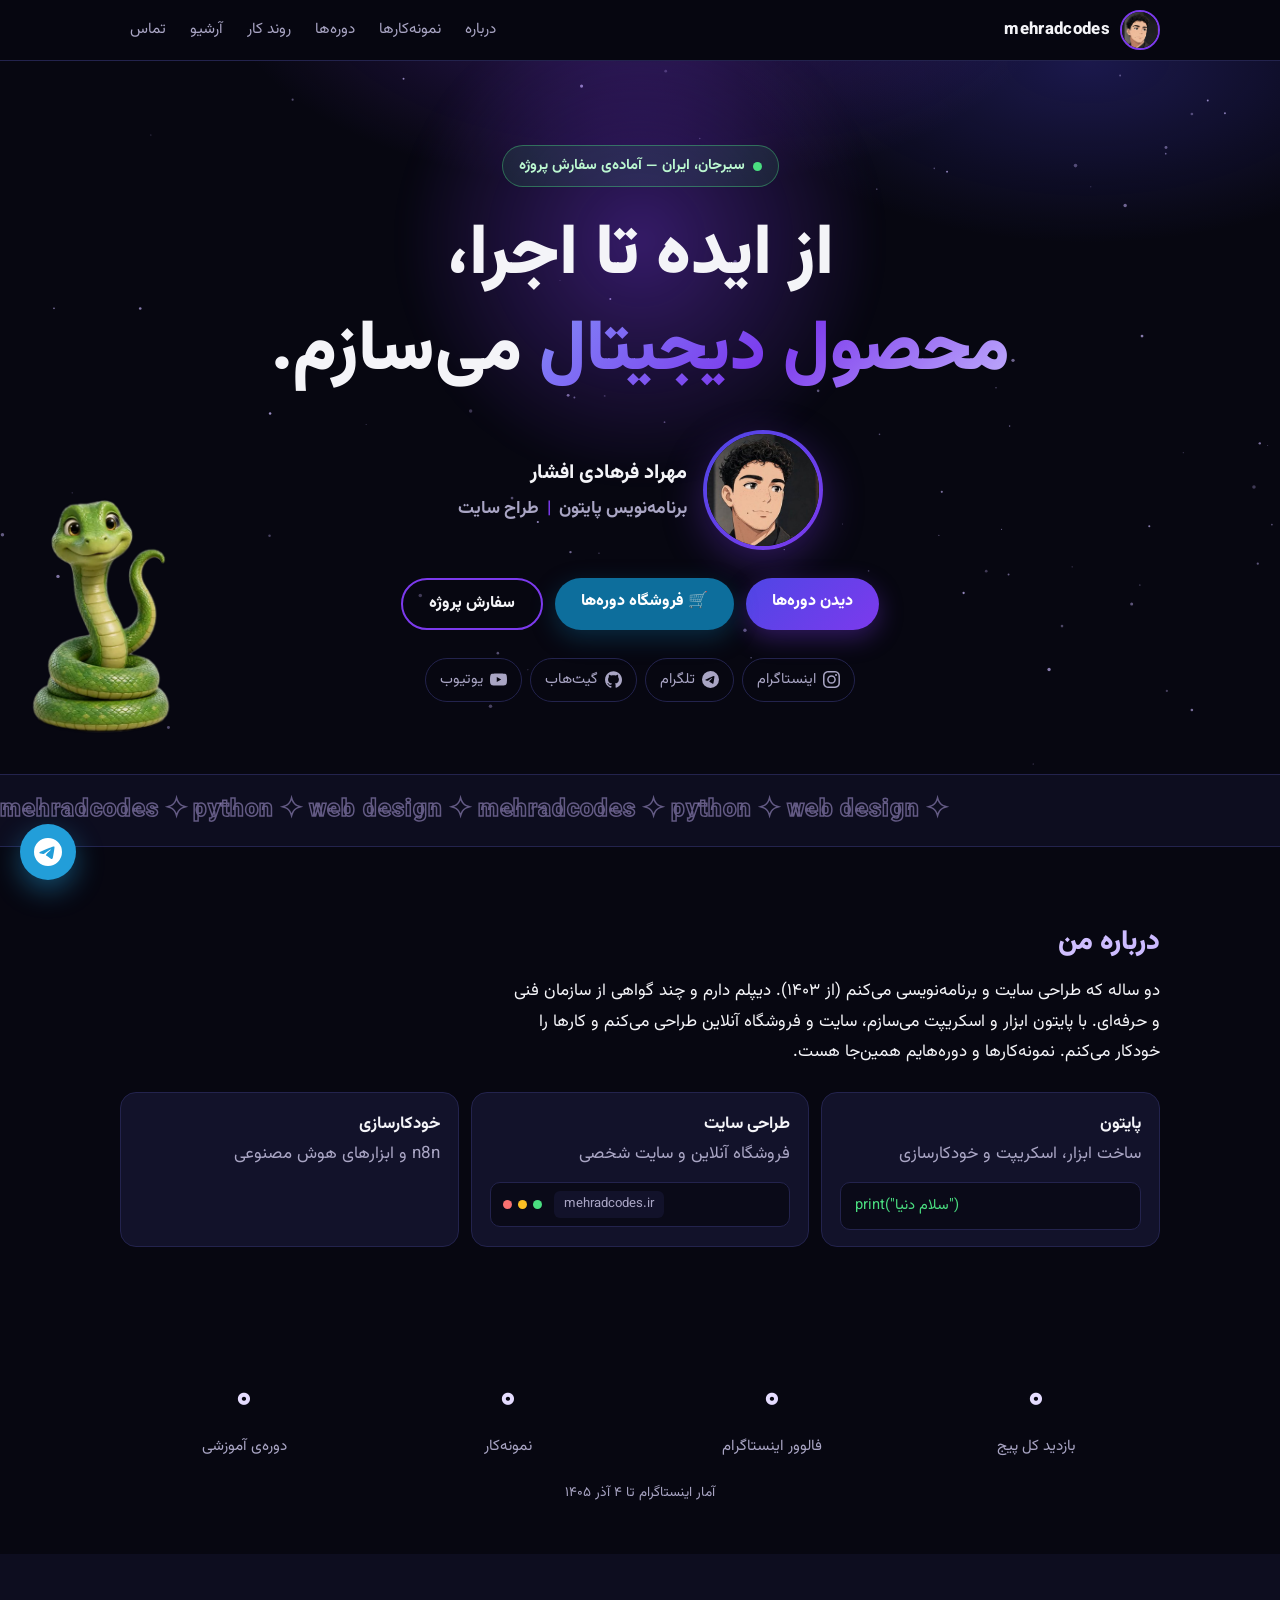
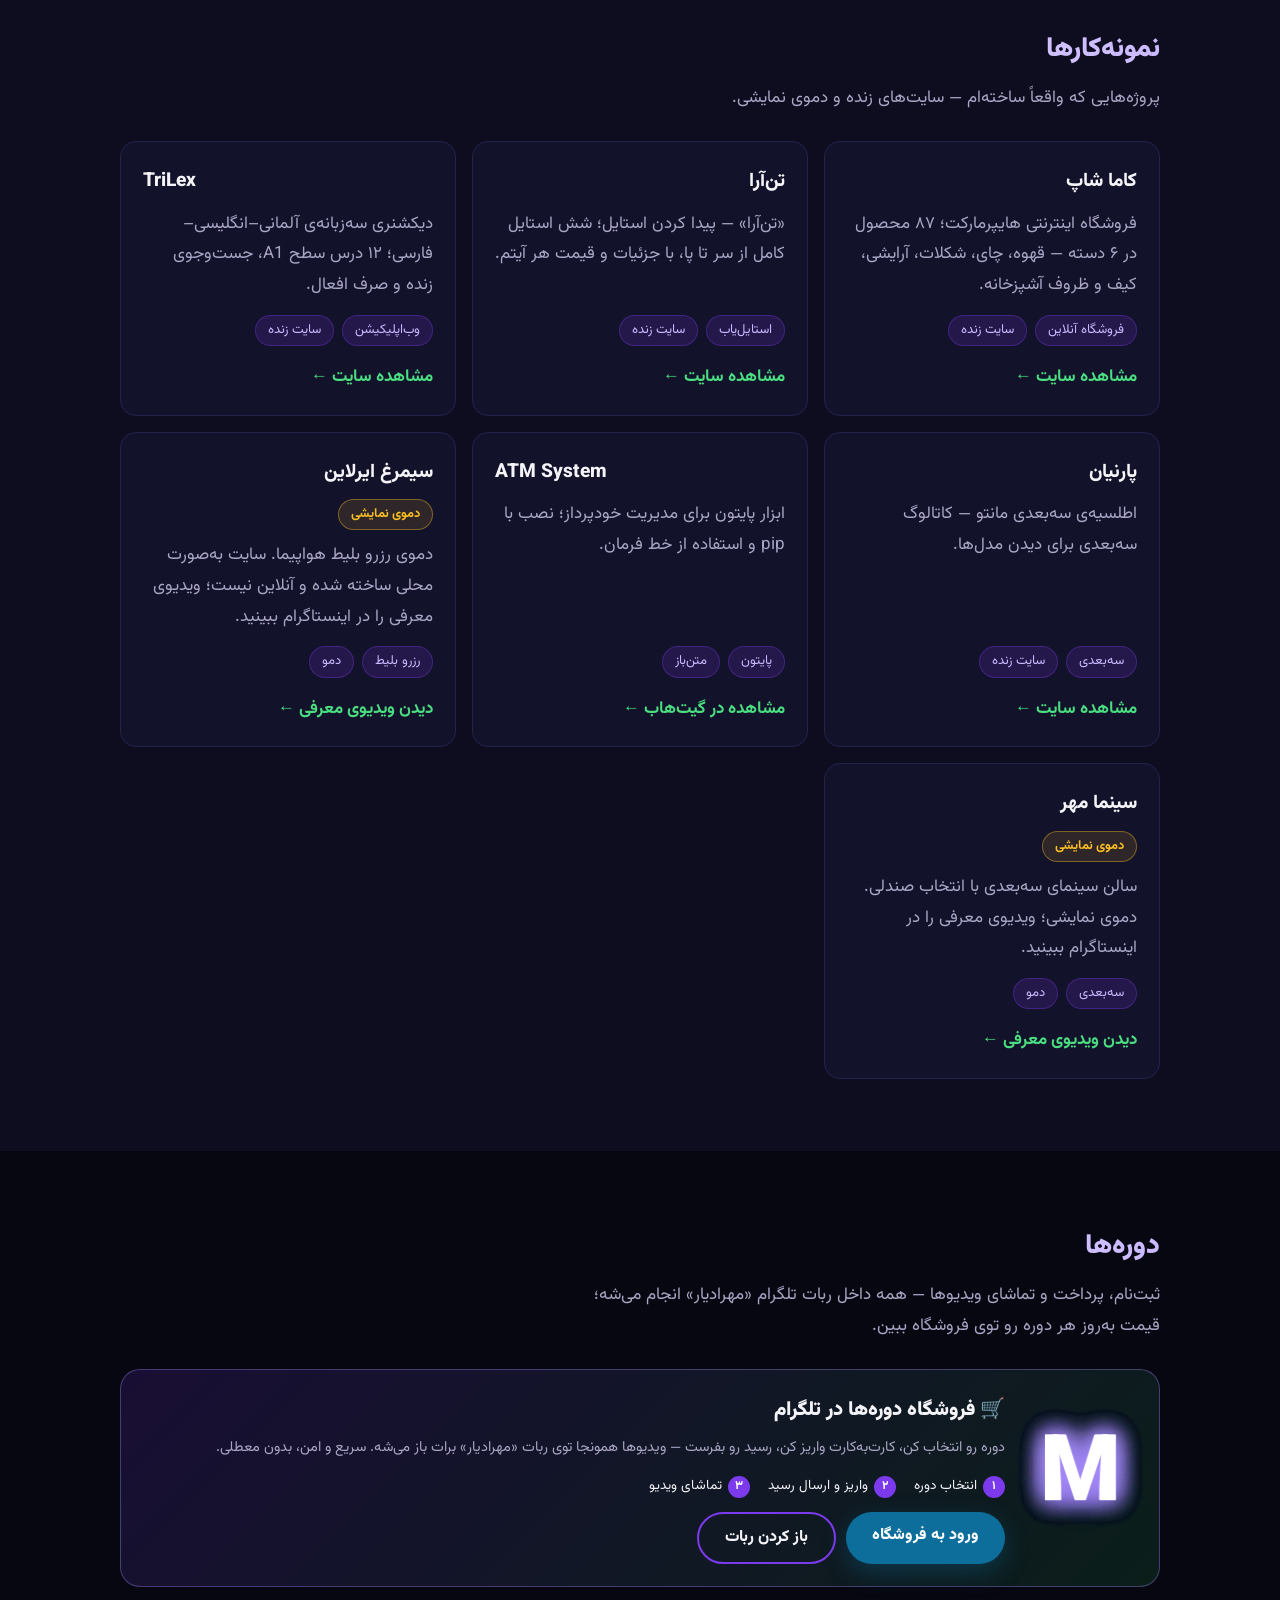
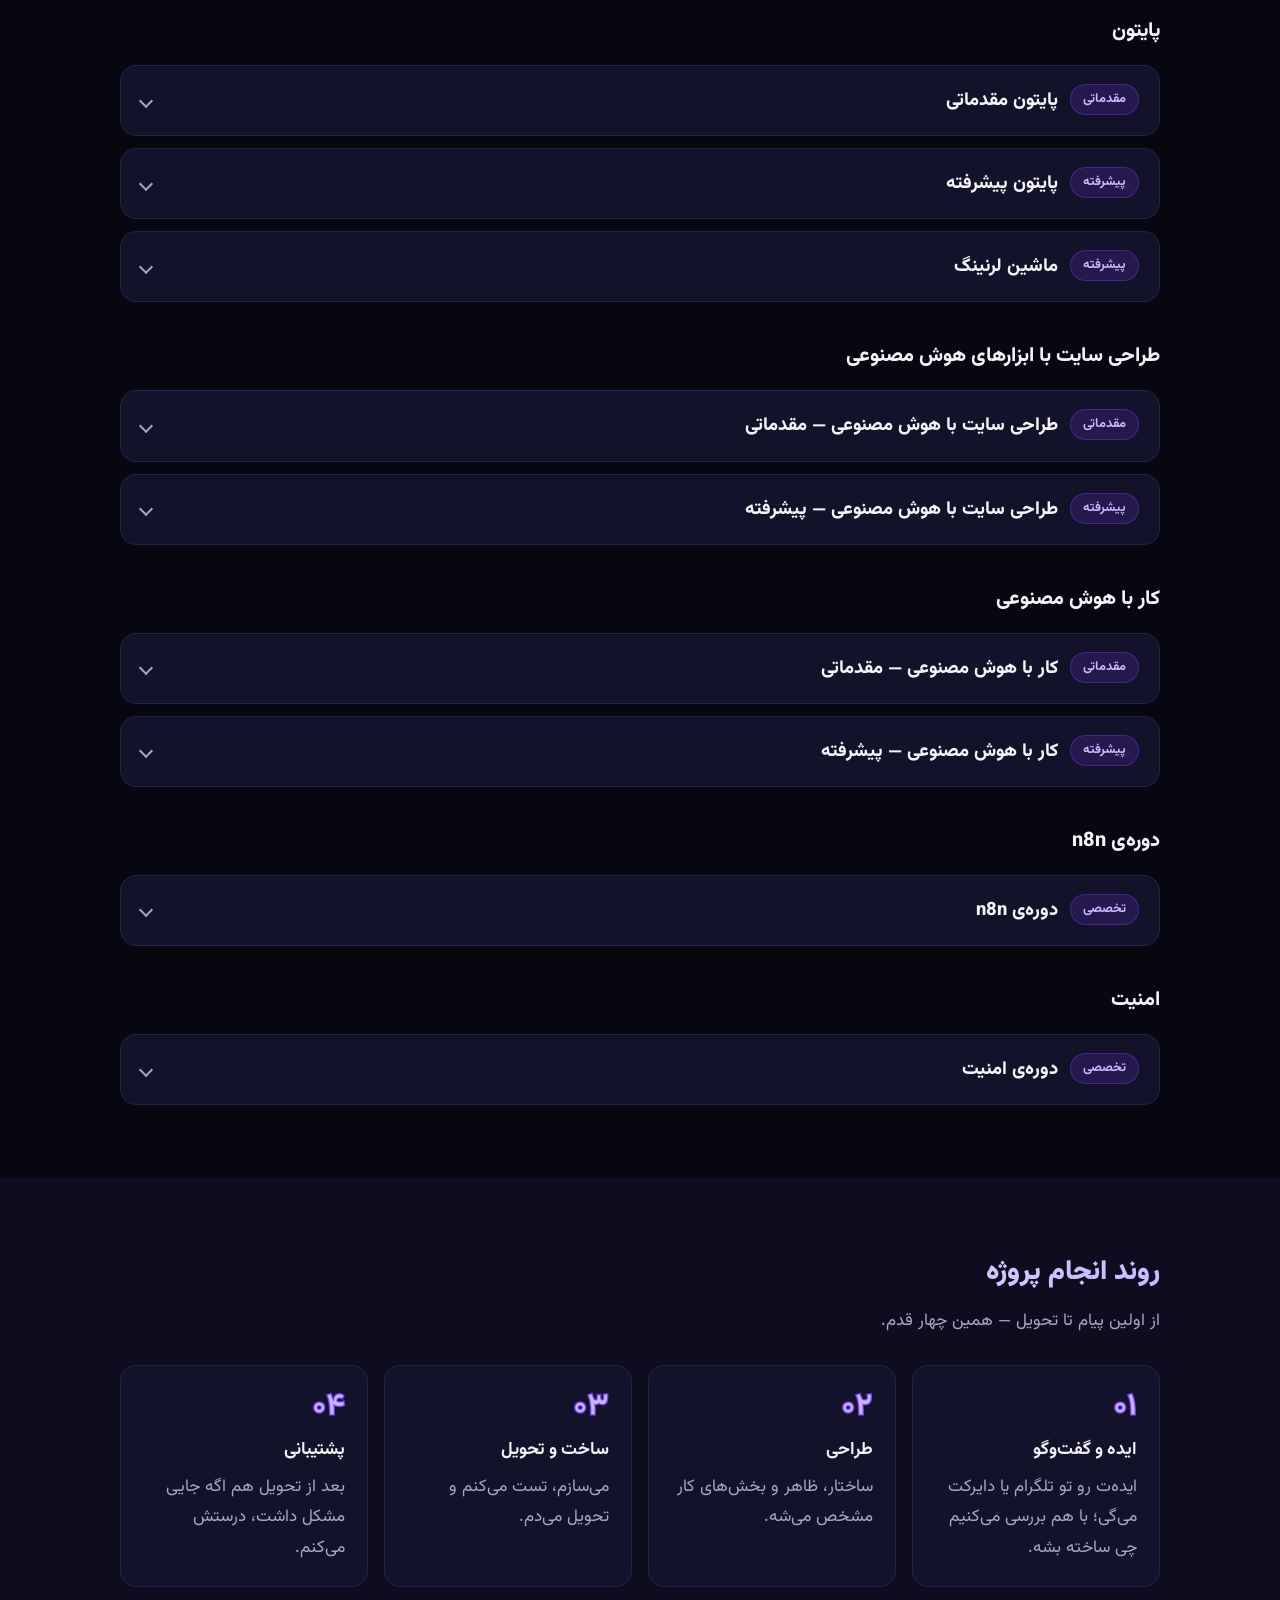
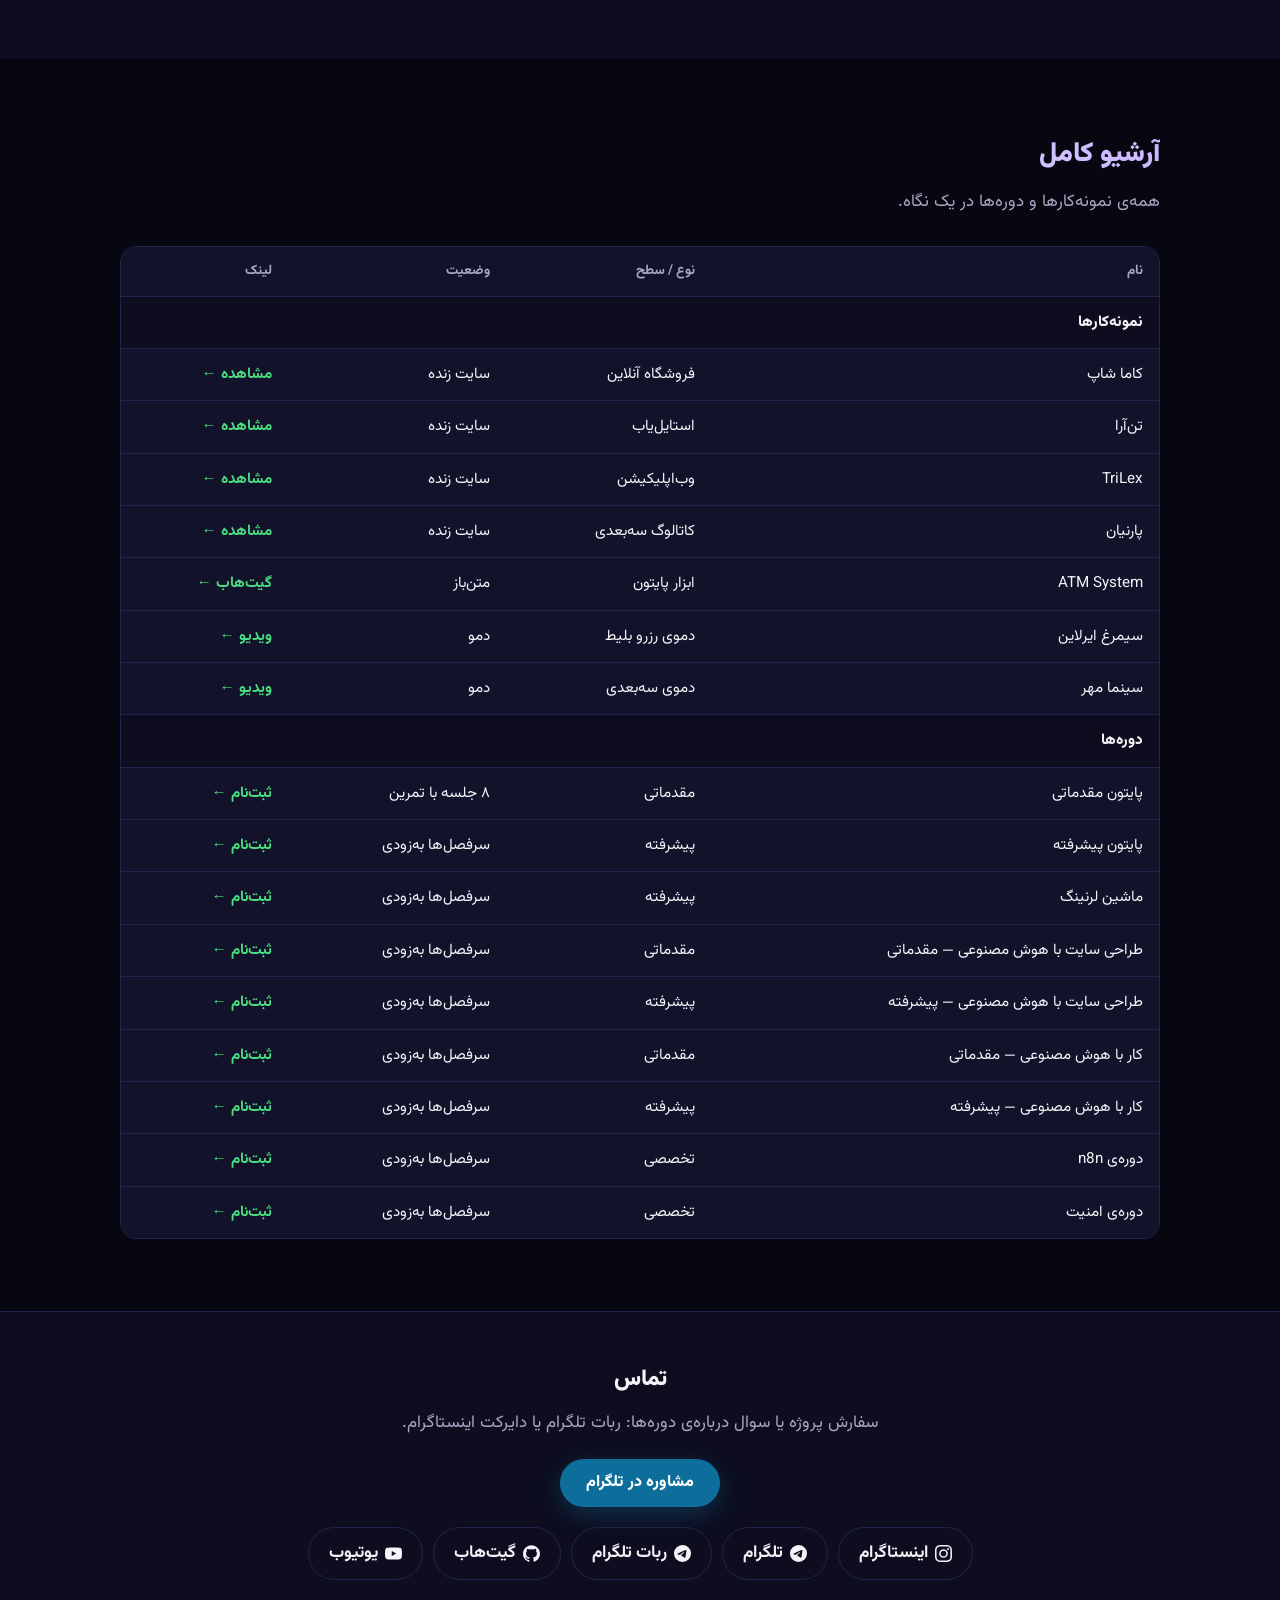
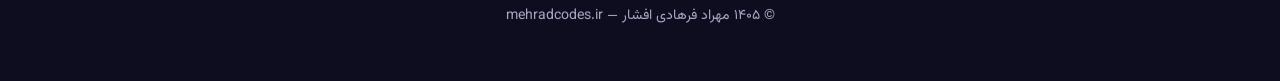
<file: index.html>
<!DOCTYPE html>
<html lang="fa" dir="rtl">
<head>
  <meta charset="UTF-8"/>
  <meta http-equiv="Content-Security-Policy" content="default-src 'self'; script-src 'self' https://telegram.org https://static.cloudflareinsights.com; style-src 'self'; img-src 'self' data: https:; font-src 'self'; connect-src 'self' https://mehradcodes-bot.haj0-0mehrad.workers.dev https://static.cloudflareinsights.com https://cloudflareinsights.com; base-uri 'self'; form-action 'self'; object-src 'none'; upgrade-insecure-requests"/>
  <meta name="referrer" content="strict-origin-when-cross-origin"/>
  <meta name="viewport" content="width=device-width, initial-scale=1.0"/>
  <title>مهراد | طراحی سایت و پایتون — mehradcodes.ir</title>
  <meta name="description" content="مهراد فرهادی افشار · برنامه‌نویس پایتون و طراح سایت. نمونه‌کارها و دوره‌های آموزشی پایتون، طراحی سایت، هوش مصنوعی، n8n و امنیت."/>
  <meta name="theme-color" content="#070711"/>
  <meta property="og:title" content="مهراد | طراحی سایت و پایتون"/>
  <meta property="og:description" content="از ایده تا اجرا، محصول دیجیتال می‌سازم. نمونه‌کارها و دوره‌های آموزشی."/>
  <meta property="og:type" content="website"/>
  <meta property="og:image" content="https://github.com/mehradcodes.png"/>
  <link rel="icon" type="image/x-icon" href="/favicon.ico"/>
  <link rel="icon" type="image/png" sizes="192x192" href="/favicon-192.png"/>
  <link rel="apple-touch-icon" href="/apple-touch-icon.png"/>
  <link rel="preload" href="assets/fonts/vazirmatn-arabic.woff2" as="font" type="font/woff2" crossorigin/>
  <link rel="preload" href="assets/fonts/vazirmatn-latin.woff2" as="font" type="font/woff2" crossorigin/>
  <link rel="preload" as="image" href="assets/avatar.jpg"/>
  <link rel="preload" as="image" href="assets/snake-hero.webp"/>
  <link rel="stylesheet" href="style.css?v=4"/>
  <link rel="ard" href="/.well-known/ard.json"/>
</head>
<body>
  <header class="site-header">
    <div class="wrap header-inner">
      <a class="brand" href="#top">
        <img class="brand-avatar" src="assets/avatar.jpg" alt="مهراد فرهادی افشار" width="40" height="40"/>
        <span class="brand-name" dir="ltr">mehradcodes</span>
      </a>
      <nav class="nav" aria-label="ناوبری اصلی">
        <a href="#about">درباره</a>
        <a href="#portfolio">نمونه‌کارها</a>
        <a href="#courses">دوره‌ها</a>
        <a href="#process">روند کار</a>
        <a href="#archive">آرشیو</a>
        <a href="#contact">تماس</a>
      </nav>
    </div>
  </header>

  <main id="top">
    <!-- Hero -->
    <section class="hero">
      <canvas id="stars" aria-hidden="true"></canvas>
      <div class="orb" aria-hidden="true"></div>
      <img class="hero-snake" src="assets/snake-hero.webp" alt="" width="320" height="640" decoding="async"/>
      <div class="wrap hero-inner">
        <p class="status-badge"><span class="dot"></span> سیرجان، ایران — آماده‌ی سفارش پروژه</p>
        <h1 class="giant">از ایده تا اجرا،<br/><span class="grad">محصول دیجیتال</span> می‌سازم.</h1>
        <div class="hero-who">
          <img class="hero-avatar" src="assets/avatar.jpg" alt="مهراد فرهادی افشار" width="120" height="120" fetchpriority="high" decoding="async"/>
          <div class="hero-who-text">
            <p class="hero-name">مهراد فرهادی افشار</p>
            <p class="role">برنامه‌نویس پایتون <span class="sep">|</span> طراح سایت</p>
          </div>
        </div>
        <div class="cta-row">
          <a class="btn btn-primary" href="#courses">دیدن دوره‌ها</a>
          <a class="btn btn-telegram" href="#courses">🛒 فروشگاه دوره‌ها</a>
          <a class="btn btn-ghost" href="https://t.me/mehradcodes_bot" target="_blank" rel="noopener">سفارش پروژه</a>
        </div>
        <ul class="hero-links" aria-label="شبکه‌های اجتماعی">
          <li><a href="https://www.instagram.com/mehrad.codes" target="_blank" rel="noopener"><svg class="ic" width="17" height="17" viewBox="0 0 24 24" aria-hidden="true"><path d="M7.0301.084c-1.2768.0602-2.1487.264-2.911.5634-.7888.3075-1.4575.72-2.1228 1.3877-.6652.6677-1.075 1.3368-1.3802 2.127-.2954.7638-.4956 1.6365-.552 2.914-.0564 1.2775-.0689 1.6882-.0626 4.947.0062 3.2586.0206 3.6671.0825 4.9473.061 1.2765.264 2.1482.5635 2.9107.308.7889.72 1.4573 1.388 2.1228.6679.6655 1.3365 1.0743 2.1285 1.38.7632.295 1.6361.4961 2.9134.552 1.2773.056 1.6884.069 4.9462.0627 3.2578-.0062 3.668-.0207 4.9478-.0814 1.28-.0607 2.147-.2652 2.9098-.5633.7889-.3086 1.4578-.72 2.1228-1.3881.665-.6682 1.0745-1.3378 1.3795-2.1284.2957-.7632.4966-1.636.552-2.9124.056-1.2809.0692-1.6898.063-4.948-.0063-3.2583-.021-3.6668-.0817-4.9465-.0607-1.2797-.264-2.1487-.5633-2.9117-.3084-.7889-.72-1.4568-1.3876-2.1228C21.2982 1.33 20.628.9208 19.8378.6165 19.074.321 18.2017.1197 16.9244.0645 15.6471.0093 15.236-.005 11.977.0014 8.718.0076 8.31.0215 7.0301.0839m.1402 21.6932c-1.17-.0509-1.8053-.2453-2.2287-.408-.5606-.216-.96-.4771-1.3819-.895-.422-.4178-.6811-.8186-.9-1.378-.1644-.4234-.3624-1.058-.4171-2.228-.0595-1.2645-.072-1.6442-.079-4.848-.007-3.2037.0053-3.583.0607-4.848.05-1.169.2456-1.805.408-2.2282.216-.5613.4762-.96.895-1.3816.4188-.4217.8184-.6814 1.3783-.9003.423-.1651 1.0575-.3614 2.227-.4171 1.2655-.06 1.6447-.072 4.848-.079 3.2033-.007 3.5835.005 4.8495.0608 1.169.0508 1.8053.2445 2.228.408.5608.216.96.4754 1.3816.895.4217.4194.6816.8176.9005 1.3787.1653.4217.3617 1.056.4169 2.2263.0602 1.2655.0739 1.645.0796 4.848.0058 3.203-.0055 3.5834-.061 4.848-.051 1.17-.245 1.8055-.408 2.2294-.216.5604-.4763.96-.8954 1.3814-.419.4215-.8181.6811-1.3783.9-.4224.1649-1.0577.3617-2.2262.4174-1.2656.0595-1.6448.072-4.8493.079-3.2045.007-3.5825-.006-4.848-.0608M16.953 5.5864A1.44 1.44 0 1 0 18.39 4.144a1.44 1.44 0 0 0-1.437 1.4424M5.8385 12.012c.0067 3.4032 2.7706 6.1557 6.173 6.1493 3.4026-.0065 6.157-2.7701 6.1506-6.1733-.0065-3.4032-2.771-6.1565-6.174-6.1498-3.403.0067-6.156 2.771-6.1496 6.1738M8 12.0077a4 4 0 1 1 4.008 3.9921A3.9996 3.9996 0 0 1 8 12.0077"/></svg>اینستاگرام</a></li>
          <li><a href="https://t.me/mehradcodes" target="_blank" rel="noopener"><svg class="ic" width="17" height="17" viewBox="0 0 24 24" aria-hidden="true"><path d="M11.944 0A12 12 0 0 0 0 12a12 12 0 0 0 12 12 12 12 0 0 0 12-12A12 12 0 0 0 12 0a12 12 0 0 0-.056 0zm4.962 7.224c.1-.002.321.023.465.14a.506.506 0 0 1 .171.325c.016.093.036.306.02.472-.18 1.898-.962 6.502-1.36 8.627-.168.9-.499 1.201-.82 1.23-.696.065-1.225-.46-1.9-.902-1.056-.693-1.653-1.124-2.678-1.8-1.185-.78-.417-1.21.258-1.91.177-.184 3.247-2.977 3.307-3.23.007-.032.014-.15-.056-.212s-.174-.041-.249-.024c-.106.024-1.793 1.14-5.061 3.345-.48.33-.913.49-1.302.48-.428-.008-1.252-.241-1.865-.44-.752-.245-1.349-.374-1.297-.789.027-.216.325-.437.893-.663 3.498-1.524 5.83-2.529 6.998-3.014 3.332-1.386 4.025-1.627 4.476-1.635z"/></svg>تلگرام</a></li>
          <li><a href="https://github.com/mehradcodes" target="_blank" rel="noopener" aria-label="پروفایل گیت‌هاب مهراد"><svg class="ic" width="17" height="17" viewBox="0 0 24 24" aria-hidden="true"><path d="M12 .297c-6.63 0-12 5.373-12 12 0 5.303 3.438 9.8 8.205 11.385.6.113.82-.258.82-.577 0-.285-.01-1.04-.015-2.04-3.338.724-4.042-1.61-4.042-1.61C4.422 18.07 3.633 17.7 3.633 17.7c-1.087-.744.084-.729.084-.729 1.205.084 1.838 1.236 1.838 1.236 1.07 1.835 2.809 1.305 3.495.998.108-.776.417-1.305.76-1.605-2.665-.3-5.466-1.332-5.466-5.93 0-1.31.465-2.38 1.235-3.22-.135-.303-.54-1.523.105-3.176 0 0 1.005-.322 3.3 1.23.96-.267 1.98-.399 3-.405 1.02.006 2.04.138 3 .405 2.28-1.552 3.285-1.23 3.285-1.23.645 1.653.24 2.873.12 3.176.765.84 1.23 1.91 1.23 3.22 0 4.61-2.805 5.625-5.475 5.92.42.36.81 1.096.81 2.22 0 1.606-.015 2.896-.015 3.286 0 .315.21.69.825.57C20.565 22.092 24 17.592 24 12.297c0-6.627-5.373-12-12-12"/></svg>گیت‌هاب</a></li>
          <li><a href="https://www.youtube.com/@mehradcodes" target="_blank" rel="noopener"><svg class="ic" width="17" height="17" viewBox="0 0 24 24" aria-hidden="true"><path d="M23.498 6.186a3.016 3.016 0 0 0-2.122-2.136C19.505 3.545 12 3.545 12 3.545s-7.505 0-9.377.505A3.017 3.017 0 0 0 .502 6.186C0 8.07 0 12 0 12s0 3.93.502 5.814a3.016 3.016 0 0 0 2.122 2.136c1.871.505 9.376.505 9.376.505s7.505 0 9.377-.505a3.015 3.015 0 0 0 2.122-2.136C24 15.93 24 12 24 12s0-3.93-.502-5.814zM9.545 15.568V8.432L15.818 12l-6.273 3.568z"/></svg>یوتیوب</a></li>
        </ul>
      </div>
    </section>

    <!-- Marquee divider -->
    <div class="marquee" aria-hidden="true" dir="ltr">
      <div class="marquee-track">
        <span>mehradcodes ✦ python ✦ web design ✦&nbsp;</span>
        <span>mehradcodes ✦ python ✦ web design ✦&nbsp;</span>
      </div>
    </div>

    <!-- About / resume -->
    <section id="about" class="section">
      <div class="wrap">
        <h2>درباره من</h2>
        <p class="about-text">دو ساله که طراحی سایت و برنامه‌نویسی می‌کنم (از ۱۴۰۳). دیپلم دارم و چند گواهی از سازمان فنی و حرفه‌ای. با پایتون ابزار و اسکریپت می‌سازم، سایت و فروشگاه آنلاین طراحی می‌کنم و کارها را خودکار می‌کنم. نمونه‌کارها و دوره‌هایم همین‌جا هست.</p>
        <ul class="skills">
          <li>
            <strong>پایتون</strong>
            <span>ساخت ابزار، اسکریپت و خودکارسازی</span>
            <code class="skill-code" dir="ltr">print("سلام دنیا")</code>
          </li>
          <li>
            <strong>طراحی سایت</strong>
            <span>فروشگاه آنلاین و سایت شخصی</span>
            <div class="skill-browser" dir="ltr"><i></i><i></i><i></i><em>mehradcodes.ir</em></div>
          </li>
          <li>
            <strong>خودکارسازی</strong>
            <span dir="ltr">n8n</span><span> و ابزارهای هوش مصنوعی</span>
          </li>
        </ul>
      </div>
    </section>

    <!-- Stats -->
    <section class="stats" aria-label="آمار">
      <div class="wrap stats-grid">
        <div class="stat">
          <span class="stat-num" data-target="42257">۰</span>
          <span class="stat-label">بازدید کل پیج</span>
        </div>
        <div class="stat">
          <span class="stat-num" data-target="717">۰</span>
          <span class="stat-label">فالوور اینستاگرام</span>
        </div>
        <div class="stat">
          <span class="stat-num" id="stat-portfolio" data-target="7">۰</span>
          <span class="stat-label">نمونه‌کار</span>
        </div>
        <div class="stat">
          <span class="stat-num" id="stat-courses" data-target="9">۰</span>
          <span class="stat-label">دوره‌ی آموزشی</span>
        </div>
      </div>
      <p class="stats-note">آمار اینستاگرام تا ۴ آذر ۱۴۰۵</p>
    </section>

    <!-- Portfolio -->
    <section id="portfolio" class="section section-alt">
      <div class="wrap">
        <h2>نمونه‌کارها</h2>
        <p class="section-lead">پروژه‌هایی که واقعاً ساخته‌ام — سایت‌های زنده و دموی نمایشی.</p>
        <div class="grid">
          <article class="card">
            <h3>کاما شاپ</h3>
            <p>فروشگاه اینترنتی هایپرمارکت؛ ۸۷ محصول در ۶ دسته — قهوه، چای، شکلات، آرایشی، کیف و ظروف آشپزخانه.</p>
            <ul class="tags"><li>فروشگاه آنلاین</li><li>سایت زنده</li></ul>
            <a class="card-link" href="https://kamashop.ir" target="_blank" rel="noopener" aria-label="مشاهده‌ی سایت کاما شاپ">مشاهده سایت ←</a>
          </article>
          <article class="card">
            <h3>تن‌آرا</h3>
            <p>«تن‌آرا» — پیدا کردن استایل؛ شش استایل کامل از سر تا پا، با جزئیات و قیمت هر آیتم.</p>
            <ul class="tags"><li>استایل‌یاب</li><li>سایت زنده</li></ul>
            <a class="card-link" href="https://tanara-hgjnpdyj.manus.space" target="_blank" rel="noopener" aria-label="مشاهده‌ی استایل‌یاب تن‌آرا">مشاهده سایت ←</a>
          </article>
          <article class="card">
            <h3 dir="ltr">TriLex</h3>
            <p>دیکشنری سه‌زبانه‌ی آلمانی–انگلیسی–فارسی؛ ۱۲ درس سطح A1، جست‌وجوی زنده و صرف افعال.</p>
            <ul class="tags"><li>وب‌اپلیکیشن</li><li>سایت زنده</li></ul>
            <a class="card-link" href="https://mehradcodes.github.io/TriLex/" target="_blank" rel="noopener" aria-label="مشاهده‌ی وب‌اپلیکیشن TriLex">مشاهده سایت ←</a>
          </article>
          <article class="card">
            <h3>پارنیان</h3>
            <p>اطلسیه‌ی سه‌بعدی مانتو — کاتالوگ سه‌بعدی برای دیدن مدل‌ها.</p>
            <ul class="tags"><li>سه‌بعدی</li><li>سایت زنده</li></ul>
            <a class="card-link" href="https://mehradcodes.github.io/Parniyan/" target="_blank" rel="noopener" aria-label="مشاهده‌ی کاتالوگ پارنیان">مشاهده سایت ←</a>
          </article>
          <article class="card">
            <h3 dir="ltr">ATM System</h3>
            <p>ابزار پایتون برای مدیریت خودپرداز؛ نصب با pip و استفاده از خط فرمان.</p>
            <ul class="tags"><li>پایتون</li><li>متن‌باز</li></ul>
            <a class="card-link" href="https://github.com/mehradcodes/atm-system" target="_blank" rel="noopener">مشاهده در گیت‌هاب ←</a>
          </article>
          <article class="card">
            <h3>سیمرغ ایرلاین</h3>
            <span class="badge badge-demo">دموی نمایشی</span>
            <p>دموی رزرو بلیط هواپیما. سایت به‌صورت محلی ساخته شده و آنلاین نیست؛ ویدیوی معرفی را در اینستاگرام ببینید.</p>
            <ul class="tags"><li>رزرو بلیط</li><li>دمو</li></ul>
            <a class="card-link" href="https://www.instagram.com/reel/DfpTLfSjqpX/" target="_blank" rel="noopener" aria-label="دیدن ویدیوی معرفی سیمرغ ایرلاین">دیدن ویدیوی معرفی ←</a>
          </article>
          <article class="card">
            <h3>سینما مهر</h3>
            <span class="badge badge-demo">دموی نمایشی</span>
            <p>سالن سینمای سه‌بعدی با انتخاب صندلی. دموی نمایشی؛ ویدیوی معرفی را در اینستاگرام ببینید.</p>
            <ul class="tags"><li>سه‌بعدی</li><li>دمو</li></ul>
            <a class="card-link" href="https://www.instagram.com/reel/Dfl4Qelib5u/" target="_blank" rel="noopener" aria-label="دیدن ویدیوی معرفی سینما مهر">دیدن ویدیوی معرفی ←</a>
          </article>
        </div>
      </div>
    </section>

    <!-- Courses -->
    <section id="courses" class="section">
      <div class="wrap">
        <h2>دوره‌ها</h2>
        <p class="section-lead">ثبت‌نام، پرداخت و تماشای ویدیوها — همه داخل ربات تلگرام «مهرادیار» انجام می‌شه؛ قیمت به‌روز هر دوره رو توی فروشگاه ببین.</p>

        <div class="shop-banner">
          <div class="hero-3d" aria-hidden="true">
            <div class="hero-glow"></div>
            <div class="m3d-tilt">
              <div class="m3d-spin">
                <div class="m3d-float">
                  <div class="m3d">
                    <span class="m-layer">M</span>
                    <span class="m-layer">M</span>
                    <span class="m-layer">M</span>
                    <span class="m-layer">M</span>
                    <span class="m-layer">M</span>
                    <span class="m-layer">M</span>
                    <span class="m-layer">M</span>
                    <span class="m-layer">M</span>
                    <span class="m-layer">M</span>
                    <span class="m-layer">M</span>
                  </div>
                </div>
              </div>
            </div>
          </div>
          <div class="shop-banner-text">
            <h3>🛒 فروشگاه دوره‌ها در تلگرام</h3>
            <p>دوره رو انتخاب کن، کارت‌به‌کارت واریز کن، رسید رو بفرست — ویدیوها همونجا توی ربات «مهرادیار» برات باز می‌شه. سریع و امن، بدون معطلی.</p>
            <div class="shop-steps">
              <span><b>۱</b>انتخاب دوره</span>
              <span><b>۲</b>واریز و ارسال رسید</span>
              <span><b>۳</b>تماشای ویدیو</span>
            </div>
            <div class="shop-banner-cta">
              <a class="btn btn-telegram" href="/shop/">ورود به فروشگاه</a>
              <a class="btn btn-ghost" href="https://t.me/mehradcodes_bot" target="_blank" rel="noopener">باز کردن ربات</a>
            </div>
          </div>
        </div>

        <h3 class="group-title">پایتون</h3>
        <div class="acc-list">
                    <article class="card course-card accordion">
            <button class="acc-head" type="button" aria-expanded="false">
              <span class="badge badge-level">مقدماتی</span>
              <span class="acc-title">پایتون مقدماتی</span>
              <span class="acc-chev" aria-hidden="true"></span>
            </button>
            <div class="acc-body"><div class="acc-inner">
              <p>پایتون از صفر تا صد؛ با تمرین و پروژه‌ی کوچک در هر جلسه.</p>
              <ul class="syllabus">
              <li><code dir="ltr">print()</code></li>
              <li>متغیرها</li>
              <li><code dir="ltr">input()</code></li>
              <li><code dir="ltr">if</code> و <code dir="ltr">else</code></li>
              <li>حلقه‌ی <code dir="ltr">for</code></li>
              <li>لیست‌ها</li>
              <li>توابع</li>
              <li><code dir="ltr">f-string</code></li>
              </ul>

              <a class="btn btn-telegram btn-small" href="/shop/">ثبت‌نام در فروشگاه</a>
            </div></div>
          </article>
                    <article class="card course-card accordion">
            <button class="acc-head" type="button" aria-expanded="false">
              <span class="badge badge-level">پیشرفته</span>
              <span class="acc-title">پایتون پیشرفته</span>
              <span class="acc-chev" aria-hidden="true"></span>
            </button>
            <div class="acc-body"><div class="acc-inner">
              <p>ادامه‌ی مسیر پایتون؛ مباحث پیشرفته‌تر و پروژه‌های واقعی.</p>
              <p class="soon">سرفصل‌ها به‌زودی</p>

              <a class="btn btn-telegram btn-small" href="/shop/">ثبت‌نام در فروشگاه</a>
            </div></div>
          </article>
                    <article class="card course-card accordion">
            <button class="acc-head" type="button" aria-expanded="false">
              <span class="badge badge-level">پیشرفته</span>
              <span class="acc-title">ماشین لرنینگ</span>
              <span class="acc-chev" aria-hidden="true"></span>
            </button>
            <div class="acc-body"><div class="acc-inner">
              <p>آشنایی با یادگیری ماشین با پایتون؛ از مبانی تا ساخت اولین مدل.</p>
              <p class="soon">سرفصل‌ها به‌زودی</p>

              <a class="btn btn-telegram btn-small" href="/shop/">ثبت‌نام در فروشگاه</a>
            </div></div>
          </article>
        </div>

        <h3 class="group-title">طراحی سایت با ابزارهای هوش مصنوعی</h3>
        <div class="acc-list">
                    <article class="card course-card accordion">
            <button class="acc-head" type="button" aria-expanded="false">
              <span class="badge badge-level">مقدماتی</span>
              <span class="acc-title">طراحی سایت با هوش مصنوعی — مقدماتی</span>
              <span class="acc-chev" aria-hidden="true"></span>
            </button>
            <div class="acc-body"><div class="acc-inner">
              <p>ساخت سایت با ابزارهای هوش مصنوعی؛ بدون نیاز به تجربه‌ی قبلی.</p>
              <p class="soon">سرفصل‌ها به‌زودی</p>

              <a class="btn btn-telegram btn-small" href="/shop/">ثبت‌نام در فروشگاه</a>
            </div></div>
          </article>
                    <article class="card course-card accordion">
            <button class="acc-head" type="button" aria-expanded="false">
              <span class="badge badge-level">پیشرفته</span>
              <span class="acc-title">طراحی سایت با هوش مصنوعی — پیشرفته</span>
              <span class="acc-chev" aria-hidden="true"></span>
            </button>
            <div class="acc-body"><div class="acc-inner">
              <p>سایت‌های حرفه‌ای و فروشگاهی با هوش مصنوعی.</p>
              <p class="soon">سرفصل‌ها به‌زودی</p>

              <a class="btn btn-telegram btn-small" href="/shop/">ثبت‌نام در فروشگاه</a>
            </div></div>
          </article>
        </div>

        <h3 class="group-title">کار با هوش مصنوعی</h3>
        <div class="acc-list">
                    <article class="card course-card accordion">
            <button class="acc-head" type="button" aria-expanded="false">
              <span class="badge badge-level">مقدماتی</span>
              <span class="acc-title">کار با هوش مصنوعی — مقدماتی</span>
              <span class="acc-chev" aria-hidden="true"></span>
            </button>
            <div class="acc-body"><div class="acc-inner">
              <p>کاربرد روزمره و کاری هوش مصنوعی؛ پرامپت‌نویسی و ابزارها.</p>
              <p class="soon">سرفصل‌ها به‌زودی</p>

              <a class="btn btn-telegram btn-small" href="/shop/">ثبت‌نام در فروشگاه</a>
            </div></div>
          </article>
                    <article class="card course-card accordion">
            <button class="acc-head" type="button" aria-expanded="false">
              <span class="badge badge-level">پیشرفته</span>
              <span class="acc-title">کار با هوش مصنوعی — پیشرفته</span>
              <span class="acc-chev" aria-hidden="true"></span>
            </button>
            <div class="acc-body"><div class="acc-inner">
              <p>خودکارسازی کارها و ساخت گردش‌کار با هوش مصنوعی.</p>
              <p class="soon">سرفصل‌ها به‌زودی</p>

              <a class="btn btn-telegram btn-small" href="/shop/">ثبت‌نام در فروشگاه</a>
            </div></div>
          </article>
        </div>

        <h3 class="group-title">دوره‌ی <span dir="ltr">n8n</span></h3>
        <div class="acc-list">
                    <article class="card course-card accordion">
            <button class="acc-head" type="button" aria-expanded="false">
              <span class="badge badge-level">تخصصی</span>
              <span class="acc-title">دوره‌ی <span dir="ltr">n8n</span></span>
              <span class="acc-chev" aria-hidden="true"></span>
            </button>
            <div class="acc-body"><div class="acc-inner">
              <p>خودکارسازی فرایندها و اتصال سرویس‌ها با <span dir="ltr">n8n</span>.</p>
              <p class="soon">سرفصل‌ها به‌زودی</p>

              <a class="btn btn-telegram btn-small" href="/shop/">ثبت‌نام در فروشگاه</a>
            </div></div>
          </article>
        </div>

        <h3 class="group-title">امنیت</h3>
        <div class="acc-list">
                    <article class="card course-card accordion">
            <button class="acc-head" type="button" aria-expanded="false">
              <span class="badge badge-level">تخصصی</span>
              <span class="acc-title">دوره‌ی امنیت</span>
              <span class="acc-chev" aria-hidden="true"></span>
            </button>
            <div class="acc-body"><div class="acc-inner">
              <p>مبانی امنیت وب و محافظت از سایت و داده‌ها.</p>
              <p class="soon">سرفصل‌ها به‌زودی</p>

              <a class="btn btn-telegram btn-small" href="/shop/">ثبت‌نام در فروشگاه</a>
            </div></div>
          </article>
        </div>
      </div>
    </section>

    <!-- Process -->
    <section id="process" class="section section-alt">
      <div class="wrap">
        <h2>روند انجام پروژه</h2>
        <p class="section-lead">از اولین پیام تا تحویل — همین چهار قدم.</p>
        <ol class="steps">
          <li>
            <span class="step-num">۰۱</span>
            <strong>ایده و گفت‌وگو</strong>
            <p>ایده‌ت رو تو تلگرام یا دایرکت می‌گی؛ با هم بررسی می‌کنیم چی ساخته بشه.</p>
          </li>
          <li>
            <span class="step-num">۰۲</span>
            <strong>طراحی</strong>
            <p>ساختار، ظاهر و بخش‌های کار مشخص می‌شه.</p>
          </li>
          <li>
            <span class="step-num">۰۳</span>
            <strong>ساخت و تحویل</strong>
            <p>می‌سازم، تست می‌کنم و تحویل می‌دم.</p>
          </li>
          <li>
            <span class="step-num">۰۴</span>
            <strong>پشتیبانی</strong>
            <p>بعد از تحویل هم اگه جایی مشکل داشت، درستش می‌کنم.</p>
          </li>
        </ol>
      </div>
    </section>

    <!-- Archive -->
    <section id="archive" class="section">
      <div class="wrap">
        <h2>آرشیو کامل</h2>
        <p class="section-lead">همه‌ی نمونه‌کارها و دوره‌ها در یک نگاه.</p>
        <div class="table-scroll">
          <table class="archive-table">
            <thead>
              <tr><th>نام</th><th>نوع / سطح</th><th>وضعیت</th><th>لینک</th></tr>
            </thead>
            <tbody>
              <tr class="group-row"><td colspan="4">نمونه‌کارها</td></tr>
              <tr><td>کاما شاپ</td><td>فروشگاه آنلاین</td><td>سایت زنده</td><td><a href="https://kamashop.ir" target="_blank" rel="noopener" aria-label="مشاهده‌ی سایت کاما شاپ">مشاهده ←</a></td></tr>
              <tr><td>تن‌آرا</td><td>استایل‌یاب</td><td>سایت زنده</td><td><a href="https://tanara-hgjnpdyj.manus.space" target="_blank" rel="noopener" aria-label="مشاهده‌ی استایل‌یاب تن‌آرا">مشاهده ←</a></td></tr>
              <tr><td dir="ltr">TriLex</td><td>وب‌اپلیکیشن</td><td>سایت زنده</td><td><a href="https://mehradcodes.github.io/TriLex/" target="_blank" rel="noopener" aria-label="مشاهده‌ی وب‌اپلیکیشن TriLex">مشاهده ←</a></td></tr>
              <tr><td>پارنیان</td><td>کاتالوگ سه‌بعدی</td><td>سایت زنده</td><td><a href="https://mehradcodes.github.io/Parniyan/" target="_blank" rel="noopener" aria-label="مشاهده‌ی کاتالوگ پارنیان">مشاهده ←</a></td></tr>
              <tr><td dir="ltr">ATM System</td><td>ابزار پایتون</td><td>متن‌باز</td><td><a href="https://github.com/mehradcodes/atm-system" target="_blank" rel="noopener" aria-label="مخزن ATM System در گیت‌هاب">گیت‌هاب ←</a></td></tr>
              <tr><td>سیمرغ ایرلاین</td><td>دموی رزرو بلیط</td><td>دمو</td><td><a href="https://www.instagram.com/reel/DfpTLfSjqpX/" target="_blank" rel="noopener" aria-label="ویدیوی دموی سیمرغ ایرلاین">ویدیو ←</a></td></tr>
              <tr><td>سینما مهر</td><td>دموی سه‌بعدی</td><td>دمو</td><td><a href="https://www.instagram.com/reel/Dfl4Qelib5u/" target="_blank" rel="noopener" aria-label="ویدیوی دموی سینما مهر">ویدیو ←</a></td></tr>
              <tr class="group-row"><td colspan="4">دوره‌ها</td></tr>
              <tr><td>پایتون مقدماتی</td><td>مقدماتی</td><td>۸ جلسه با تمرین</td><td><a href="/shop/">ثبت‌نام ←</a></td></tr>
              <tr><td>پایتون پیشرفته</td><td>پیشرفته</td><td>سرفصل‌ها به‌زودی</td><td><a href="/shop/">ثبت‌نام ←</a></td></tr>
              <tr><td>ماشین لرنینگ</td><td>پیشرفته</td><td>سرفصل‌ها به‌زودی</td><td><a href="/shop/">ثبت‌نام ←</a></td></tr>
              <tr><td>طراحی سایت با هوش مصنوعی — مقدماتی</td><td>مقدماتی</td><td>سرفصل‌ها به‌زودی</td><td><a href="/shop/">ثبت‌نام ←</a></td></tr>
              <tr><td>طراحی سایت با هوش مصنوعی — پیشرفته</td><td>پیشرفته</td><td>سرفصل‌ها به‌زودی</td><td><a href="/shop/">ثبت‌نام ←</a></td></tr>
              <tr><td>کار با هوش مصنوعی — مقدماتی</td><td>مقدماتی</td><td>سرفصل‌ها به‌زودی</td><td><a href="/shop/">ثبت‌نام ←</a></td></tr>
              <tr><td>کار با هوش مصنوعی — پیشرفته</td><td>پیشرفته</td><td>سرفصل‌ها به‌زودی</td><td><a href="/shop/">ثبت‌نام ←</a></td></tr>
              <tr><td>دوره‌ی <span dir="ltr">n8n</span></td><td>تخصصی</td><td>سرفصل‌ها به‌زودی</td><td><a href="/shop/">ثبت‌نام ←</a></td></tr>
              <tr><td>دوره‌ی امنیت</td><td>تخصصی</td><td>سرفصل‌ها به‌زودی</td><td><a href="/shop/">ثبت‌نام ←</a></td></tr>
            </tbody>
          </table>
        </div>
      </div>
    </section>

    <!-- Contact / footer -->
    <footer id="contact" class="footer">
      <div class="wrap">
        <h2>تماس</h2>
        <p>سفارش پروژه یا سوال درباره‌ی دوره‌ها: ربات تلگرام یا دایرکت اینستاگرام.</p>
        <p><a class="btn btn-telegram" href="https://t.me/mehradcodes_bot" target="_blank" rel="noopener">مشاوره در تلگرام</a></p>
        <ul class="social">
          <li><a href="https://www.instagram.com/mehrad.codes" target="_blank" rel="noopener"><svg class="ic" width="17" height="17" viewBox="0 0 24 24" aria-hidden="true"><path d="M7.0301.084c-1.2768.0602-2.1487.264-2.911.5634-.7888.3075-1.4575.72-2.1228 1.3877-.6652.6677-1.075 1.3368-1.3802 2.127-.2954.7638-.4956 1.6365-.552 2.914-.0564 1.2775-.0689 1.6882-.0626 4.947.0062 3.2586.0206 3.6671.0825 4.9473.061 1.2765.264 2.1482.5635 2.9107.308.7889.72 1.4573 1.388 2.1228.6679.6655 1.3365 1.0743 2.1285 1.38.7632.295 1.6361.4961 2.9134.552 1.2773.056 1.6884.069 4.9462.0627 3.2578-.0062 3.668-.0207 4.9478-.0814 1.28-.0607 2.147-.2652 2.9098-.5633.7889-.3086 1.4578-.72 2.1228-1.3881.665-.6682 1.0745-1.3378 1.3795-2.1284.2957-.7632.4966-1.636.552-2.9124.056-1.2809.0692-1.6898.063-4.948-.0063-3.2583-.021-3.6668-.0817-4.9465-.0607-1.2797-.264-2.1487-.5633-2.9117-.3084-.7889-.72-1.4568-1.3876-2.1228C21.2982 1.33 20.628.9208 19.8378.6165 19.074.321 18.2017.1197 16.9244.0645 15.6471.0093 15.236-.005 11.977.0014 8.718.0076 8.31.0215 7.0301.0839m.1402 21.6932c-1.17-.0509-1.8053-.2453-2.2287-.408-.5606-.216-.96-.4771-1.3819-.895-.422-.4178-.6811-.8186-.9-1.378-.1644-.4234-.3624-1.058-.4171-2.228-.0595-1.2645-.072-1.6442-.079-4.848-.007-3.2037.0053-3.583.0607-4.848.05-1.169.2456-1.805.408-2.2282.216-.5613.4762-.96.895-1.3816.4188-.4217.8184-.6814 1.3783-.9003.423-.1651 1.0575-.3614 2.227-.4171 1.2655-.06 1.6447-.072 4.848-.079 3.2033-.007 3.5835.005 4.8495.0608 1.169.0508 1.8053.2445 2.228.408.5608.216.96.4754 1.3816.895.4217.4194.6816.8176.9005 1.3787.1653.4217.3617 1.056.4169 2.2263.0602 1.2655.0739 1.645.0796 4.848.0058 3.203-.0055 3.5834-.061 4.848-.051 1.17-.245 1.8055-.408 2.2294-.216.5604-.4763.96-.8954 1.3814-.419.4215-.8181.6811-1.3783.9-.4224.1649-1.0577.3617-2.2262.4174-1.2656.0595-1.6448.072-4.8493.079-3.2045.007-3.5825-.006-4.848-.0608M16.953 5.5864A1.44 1.44 0 1 0 18.39 4.144a1.44 1.44 0 0 0-1.437 1.4424M5.8385 12.012c.0067 3.4032 2.7706 6.1557 6.173 6.1493 3.4026-.0065 6.157-2.7701 6.1506-6.1733-.0065-3.4032-2.771-6.1565-6.174-6.1498-3.403.0067-6.156 2.771-6.1496 6.1738M8 12.0077a4 4 0 1 1 4.008 3.9921A3.9996 3.9996 0 0 1 8 12.0077"/></svg>اینستاگرام</a></li>
          <li><a href="https://t.me/mehradcodes" target="_blank" rel="noopener"><svg class="ic" width="17" height="17" viewBox="0 0 24 24" aria-hidden="true"><path d="M11.944 0A12 12 0 0 0 0 12a12 12 0 0 0 12 12 12 12 0 0 0 12-12A12 12 0 0 0 12 0a12 12 0 0 0-.056 0zm4.962 7.224c.1-.002.321.023.465.14a.506.506 0 0 1 .171.325c.016.093.036.306.02.472-.18 1.898-.962 6.502-1.36 8.627-.168.9-.499 1.201-.82 1.23-.696.065-1.225-.46-1.9-.902-1.056-.693-1.653-1.124-2.678-1.8-1.185-.78-.417-1.21.258-1.91.177-.184 3.247-2.977 3.307-3.23.007-.032.014-.15-.056-.212s-.174-.041-.249-.024c-.106.024-1.793 1.14-5.061 3.345-.48.33-.913.49-1.302.48-.428-.008-1.252-.241-1.865-.44-.752-.245-1.349-.374-1.297-.789.027-.216.325-.437.893-.663 3.498-1.524 5.83-2.529 6.998-3.014 3.332-1.386 4.025-1.627 4.476-1.635z"/></svg>تلگرام</a></li>
          <li><a href="https://t.me/mehradcodes_bot" target="_blank" rel="noopener"><svg class="ic" width="17" height="17" viewBox="0 0 24 24" aria-hidden="true"><path d="M11.944 0A12 12 0 0 0 0 12a12 12 0 0 0 12 12 12 12 0 0 0 12-12A12 12 0 0 0 12 0a12 12 0 0 0-.056 0zm4.962 7.224c.1-.002.321.023.465.14a.506.506 0 0 1 .171.325c.016.093.036.306.02.472-.18 1.898-.962 6.502-1.36 8.627-.168.9-.499 1.201-.82 1.23-.696.065-1.225-.46-1.9-.902-1.056-.693-1.653-1.124-2.678-1.8-1.185-.78-.417-1.21.258-1.91.177-.184 3.247-2.977 3.307-3.23.007-.032.014-.15-.056-.212s-.174-.041-.249-.024c-.106.024-1.793 1.14-5.061 3.345-.48.33-.913.49-1.302.48-.428-.008-1.252-.241-1.865-.44-.752-.245-1.349-.374-1.297-.789.027-.216.325-.437.893-.663 3.498-1.524 5.83-2.529 6.998-3.014 3.332-1.386 4.025-1.627 4.476-1.635z"/></svg>ربات تلگرام</a></li>
          <li><a href="https://github.com/mehradcodes" target="_blank" rel="noopener" aria-label="پروفایل گیت‌هاب مهراد"><svg class="ic" width="17" height="17" viewBox="0 0 24 24" aria-hidden="true"><path d="M12 .297c-6.63 0-12 5.373-12 12 0 5.303 3.438 9.8 8.205 11.385.6.113.82-.258.82-.577 0-.285-.01-1.04-.015-2.04-3.338.724-4.042-1.61-4.042-1.61C4.422 18.07 3.633 17.7 3.633 17.7c-1.087-.744.084-.729.084-.729 1.205.084 1.838 1.236 1.838 1.236 1.07 1.835 2.809 1.305 3.495.998.108-.776.417-1.305.76-1.605-2.665-.3-5.466-1.332-5.466-5.93 0-1.31.465-2.38 1.235-3.22-.135-.303-.54-1.523.105-3.176 0 0 1.005-.322 3.3 1.23.96-.267 1.98-.399 3-.405 1.02.006 2.04.138 3 .405 2.28-1.552 3.285-1.23 3.285-1.23.645 1.653.24 2.873.12 3.176.765.84 1.23 1.91 1.23 3.22 0 4.61-2.805 5.625-5.475 5.92.42.36.81 1.096.81 2.22 0 1.606-.015 2.896-.015 3.286 0 .315.21.69.825.57C20.565 22.092 24 17.592 24 12.297c0-6.627-5.373-12-12-12"/></svg>گیت‌هاب</a></li>
          <li><a href="https://www.youtube.com/@mehradcodes" target="_blank" rel="noopener"><svg class="ic" width="17" height="17" viewBox="0 0 24 24" aria-hidden="true"><path d="M23.498 6.186a3.016 3.016 0 0 0-2.122-2.136C19.505 3.545 12 3.545 12 3.545s-7.505 0-9.377.505A3.017 3.017 0 0 0 .502 6.186C0 8.07 0 12 0 12s0 3.93.502 5.814a3.016 3.016 0 0 0 2.122 2.136c1.871.505 9.376.505 9.376.505s7.505 0 9.377-.505a3.015 3.015 0 0 0 2.122-2.136C24 15.93 24 12 24 12s0-3.93-.502-5.814zM9.545 15.568V8.432L15.818 12l-6.273 3.568z"/></svg>یوتیوب</a></li>
        </ul>
        <p class="copy">© ۱۴۰۵ مهراد فرهادی افشار — <span dir="ltr">mehradcodes.ir</span></p>
      </div>
    </footer>
  <a class="tg-fab" href="https://t.me/mehradcodes_support" target="_blank" rel="noopener" aria-label="پشتیبانی تلگرام مهرادیار"><svg width="28" height="28" viewBox="0 0 24 24" aria-hidden="true"><path d="M11.944 0A12 12 0 0 0 0 12a12 12 0 0 0 12 12 12 12 0 0 0 12-12A12 12 0 0 0 12 0a12 12 0 0 0-.056 0zm4.962 7.224c.1-.002.321.023.465.14a.506.506 0 0 1 .171.325c.016.093.036.306.02.472-.18 1.898-.962 6.502-1.36 8.627-.168.9-.499 1.201-.82 1.23-.696.065-1.225-.46-1.9-.902-1.056-.693-1.653-1.124-2.678-1.8-1.185-.78-.417-1.21.258-1.91.177-.184 3.247-2.977 3.307-3.23.007-.032.014-.15-.056-.212s-.174-.041-.249-.024c-.106.024-1.793 1.14-5.061 3.345-.48.33-.913.49-1.302.48-.428-.008-1.252-.241-1.865-.44-.752-.245-1.349-.374-1.297-.789.027-.216.325-.437.893-.663 3.498-1.524 5.83-2.529 6.998-3.014 3.332-1.386 4.025-1.627 4.476-1.635z"/></svg></a>
  </main>

    <script src="assets/js/main.js" defer></script>
</body>
</html>
</file>
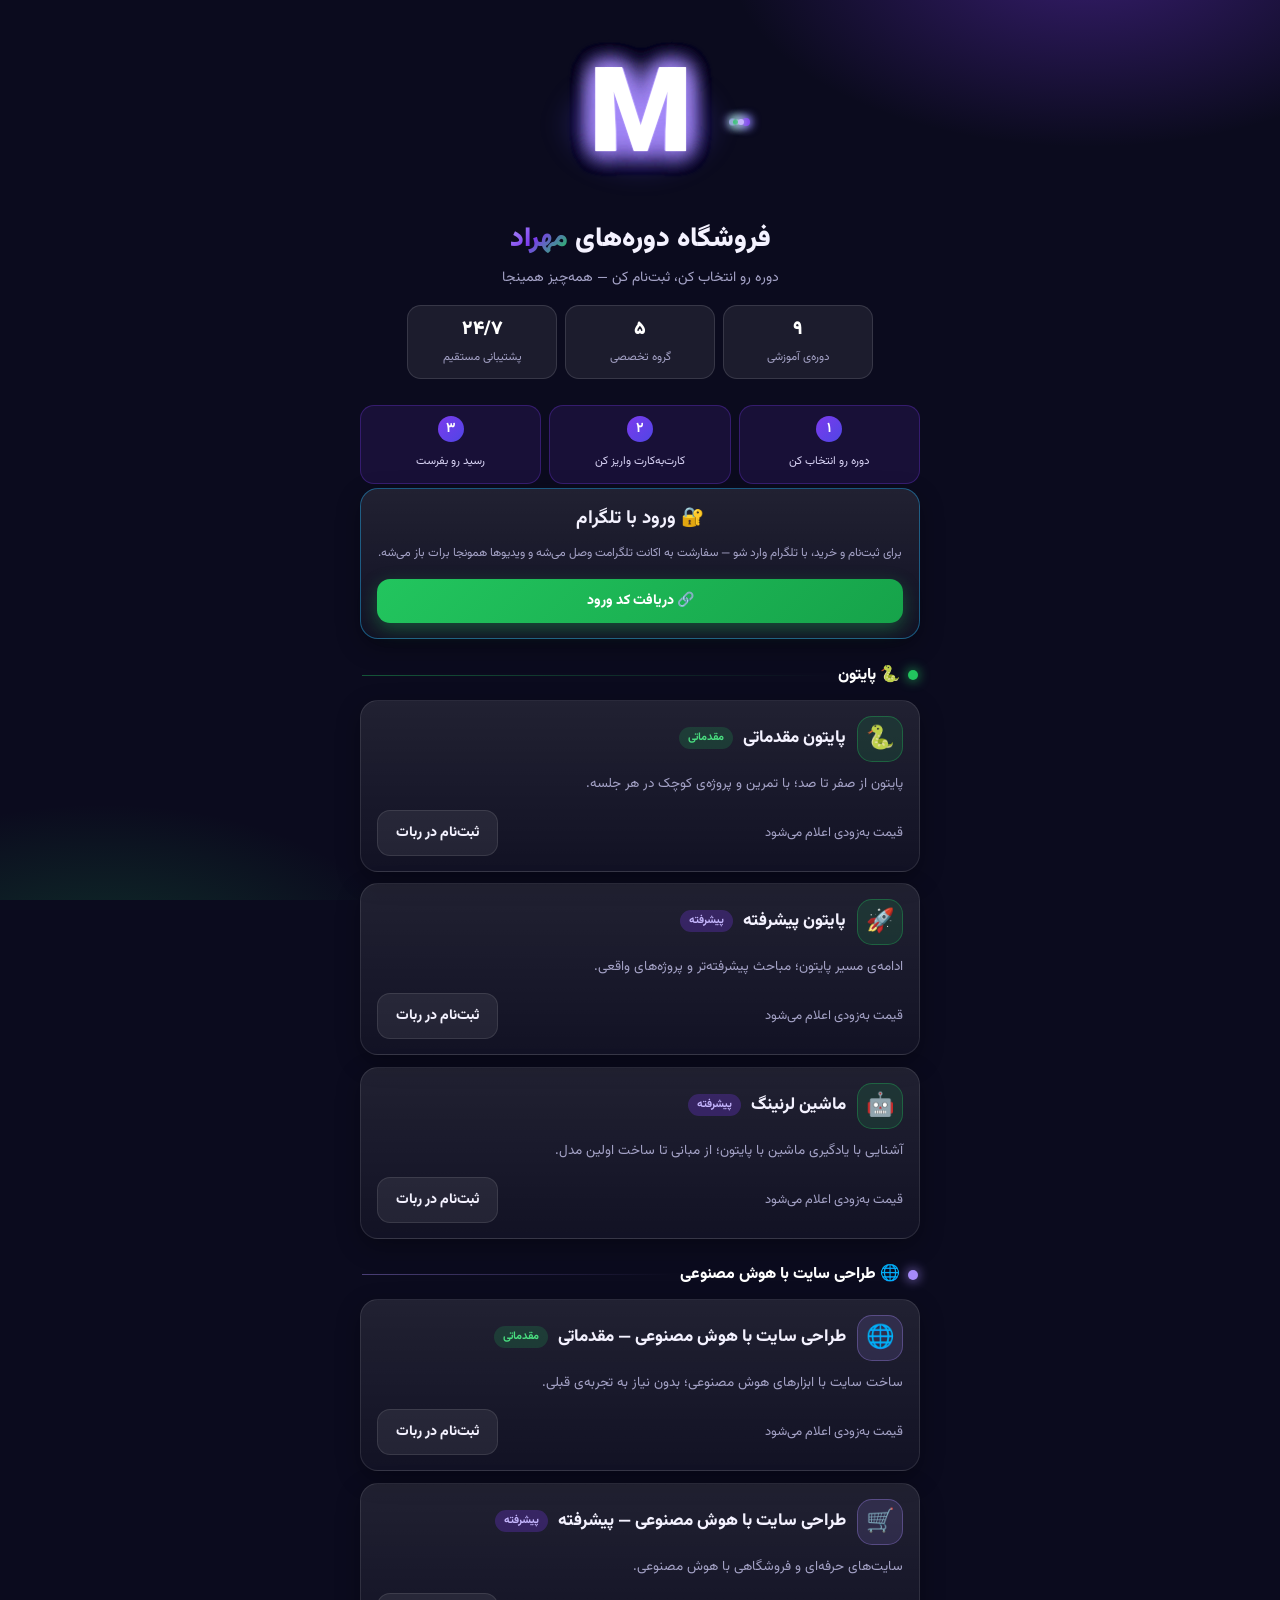
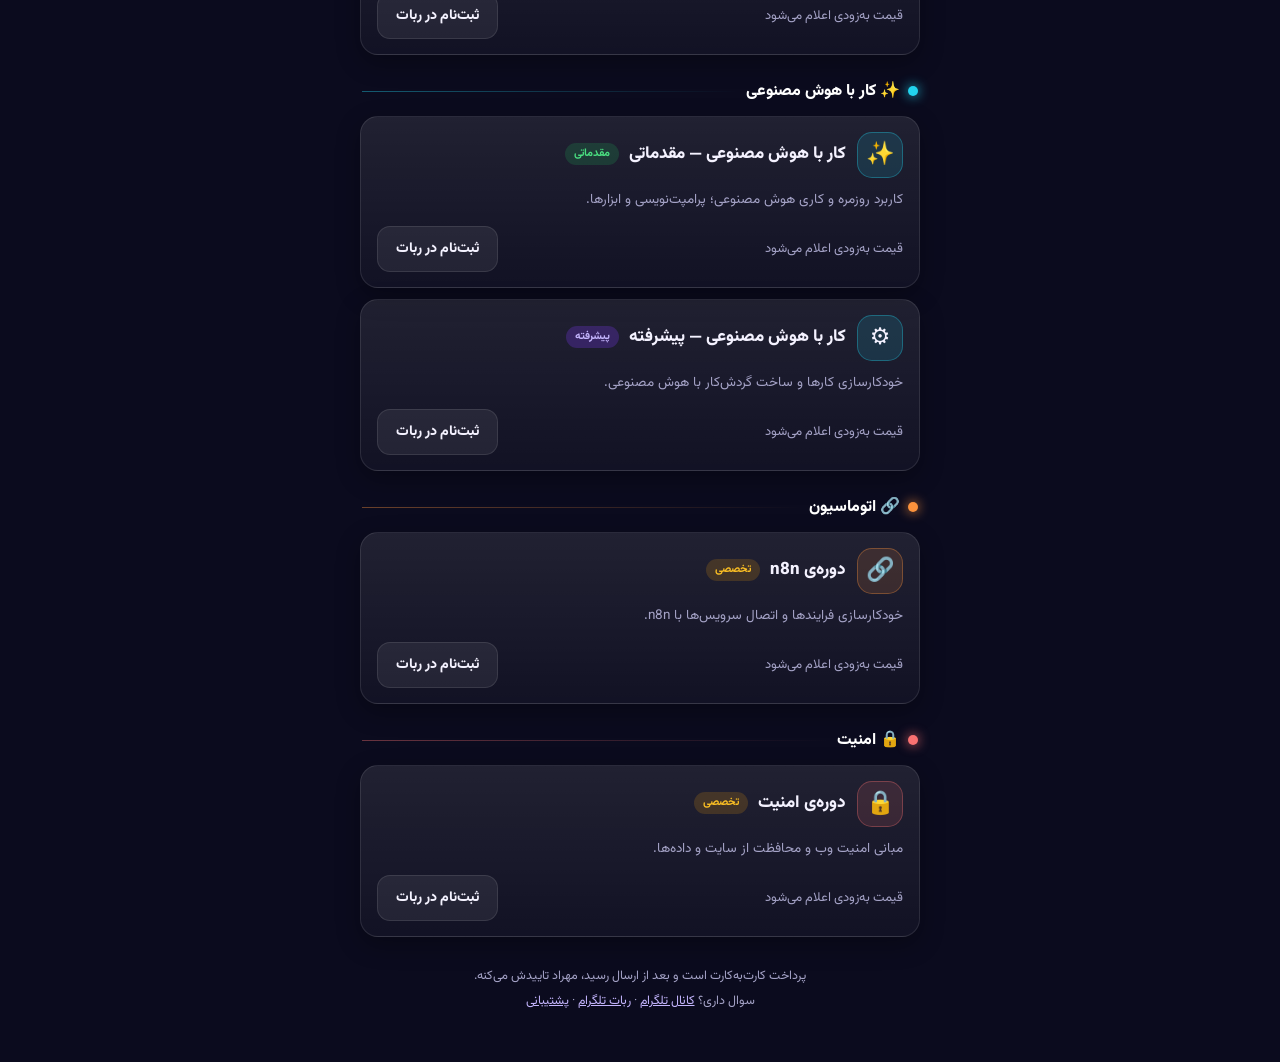
<file: shop/index.html>
<!DOCTYPE html>
<html lang="fa" dir="rtl">
<head>
<meta charset="UTF-8">
<meta http-equiv="Content-Security-Policy" content="default-src 'self'; script-src 'self' https://telegram.org https://static.cloudflareinsights.com; style-src 'self'; img-src 'self' data: https:; font-src 'self'; connect-src 'self' https://mehradcodes-bot.haj0-0mehrad.workers.dev https://static.cloudflareinsights.com https://cloudflareinsights.com; base-uri 'self'; form-action 'self'; object-src 'none'; upgrade-insecure-requests"/>
<meta name="referrer" content="strict-origin-when-cross-origin"/>
<meta name="viewport" content="width=device-width, initial-scale=1.0, maximum-scale=1.0, user-scalable=no">
<title>فروشگاه دوره‌های مهراد</title>
<meta name="description" content="فروشگاه دوره‌های آموزشی مهرادکدز — پایتون، طراحی سایت با هوش مصنوعی، کار با AI، n8n و امنیت. ثبت‌نام و پرداخت از طریق ربات تلگرام."/>
<meta property="og:title" content="فروشگاه دوره‌های مهراد"/>
<meta property="og:description" content="دوره رو انتخاب کن، ثبت‌نام کن — پایتون، طراحی سایت، هوش مصنوعی، n8n و امنیت."/>
<meta property="og:type" content="website"/>
<meta property="og:url" content="https://mehradcodes.ir/shop/"/>
<meta property="og:image" content="https://mehradcodes.ir/assets/m-logo-1080.png"/>
<link rel="canonical" href="https://mehradcodes.ir/shop/"/>
<link rel="icon" type="image/x-icon" href="/favicon.ico"/>
<link rel="icon" type="image/png" sizes="192x192" href="/favicon-192.png"/>
<link rel="apple-touch-icon" href="/apple-touch-icon.png"/>
<script src="https://telegram.org/js/telegram-web-app.js"></script>
<link rel="ard" href="/.well-known/ard.json"/>
<link rel="stylesheet" href="style.css?v=3"/>
</head>
<body>
<div class="wrap">
  <div class="profile hidden" id="profileBar"></div>
  <header>
    <div class="hero-3d" id="hero3d" aria-hidden="true">
      <div class="hero-glow"></div>
      <div class="m3d-tilt">
        <div class="m3d-spin">
          <div class="m3d-float">
            <div class="m3d">
              <span class="m-layer">M</span>
              <span class="m-layer">M</span>
              <span class="m-layer">M</span>
              <span class="m-layer">M</span>
              <span class="m-layer">M</span>
              <span class="m-layer">M</span>
              <span class="m-layer">M</span>
              <span class="m-layer">M</span>
              <span class="m-layer">M</span>
              <span class="m-layer">M</span>
            </div>
          </div>
        </div>
      </div>
      <div class="orbit">
        <div class="orbit-ring"><span class="dot"></span></div>
        <div class="orbit-ring"><span class="dot"></span></div>
        <div class="orbit-ring"><span class="dot"></span></div>
        <div class="orbit-ring"><span class="dot"></span></div>
        <div class="orbit-ring"><span class="dot"></span></div>
        <div class="orbit-ring"><span class="dot"></span></div>
      </div>
    </div>
    <h1>فروشگاه دوره‌های <span>مهراد</span></h1>
    <p>دوره رو انتخاب کن، ثبت‌نام کن — همه‌چیز همینجا</p>
    <div class="stats">
      <div class="stat"><b>۹</b><span>دوره‌ی آموزشی</span></div>
      <div class="stat"><b>۵</b><span>گروه تخصصی</span></div>
      <div class="stat"><b>۲۴/۷</b><span>پشتیبانی مستقیم</span></div>
    </div>
  </header>

  <div class="steps">
    <div class="step"><b>۱</b><span>دوره رو انتخاب کن</span></div>
    <div class="step"><b>۲</b><span>کارت‌به‌کارت واریز کن</span></div>
    <div class="step"><b>۳</b><span>رسید رو بفرست</span></div>
  </div>

  <div class="admin-badge" id="adminBadge">
    👑 شما ادمین هستید
    <button id="adminBtn" type="button">مدیریت قیمت‌ها</button>
  </div>

  <div class="phone-notice" id="phoneNotice">
    📱 برای ثبت‌نام، اول شماره تماس ایرانی‌ت رو توی ربات تایید کن —
    <button id="phoneBtn" type="button">باز کردن ربات</button>
  </div>

  <div class="phone-notice hidden" id="noInitNotice">
    ⚠️ فروشگاه رو از دکمه‌ی «🛒 فروشگاه دوره‌ها» داخل چت ربات باز کن تا پنل مدیریت، ثبت‌نام و دوره‌های من برات فعال بشه —
    <button id="noInitBtn" type="button">باز کردن ربات</button>
  </div>

  <div id="loginBox" class="hidden">
    <div class="card ta-c bc-blue">
      <h3>🔐 ورود با تلگرام</h3>
      <p class="admin-hint mt8">برای ثبت‌نام و خرید، با تلگرام وارد شو — سفارشت به اکانت تلگرامت وصل می‌شه و ویدیوها همونجا برات باز می‌شه.</p>
      <div class="actions jc-c mt14"><button class="btn" id="getCodeBtn" type="button">🔗 دریافت کد ورود</button></div>
      <div id="codeDisplay" class="hidden mt14">
        <div class="auth-input code-big" id="codeBig">••••••</div>
        <p class="admin-hint mt10">این کد رو توی ربات بفرست — یا توی ربات روی «🔗 اتصال به سایت» بزن و کد رو وارد کن.</p>
        <div class="actions jc-c"><button class="btn violet" id="openBotBtn" type="button">باز کردن ربات</button></div>
        <div class="status hidden" id="codeStatus"></div>
      </div>
      <div class="status hidden" id="loginStatus"></div>
    </div>
  </div>

  <div id="phoneBox" class="hidden">
    <div class="card bc-amber">
      <h3>📱 تایید شماره تماس</h3>
      <p class="admin-hint mt8">شماره‌ت رو بزن؛ کد تایید رو ربات برات توی تلگرام می‌فرسته. ویدیوها با همین شماره واترمارک می‌شن.</p>
      <div class="field">
        <label for="phoneInput">شماره موبایل (با ۰۹ شروع بشه)</label>
        <input type="tel" class="auth-input" id="phoneInput" inputmode="tel" placeholder="09123456789">
      </div>
      <div class="actions"><button class="btn" id="sendCodeBtn" type="button">ارسال کد تایید</button></div>
      <div id="codeStep" class="hidden">
        <div class="field">
          <label for="codeInput">کد ۶ رقمی که ربات فرستاد</label>
          <input type="text" class="auth-input code-input" id="codeInput" inputmode="numeric" placeholder="••••••">
        </div>
        <div class="actions"><button class="btn" id="verifyCodeBtn" type="button">تایید و ورود</button></div>
      </div>
      <div class="status hidden" id="phoneStatus"></div>
    </div>
  </div>

  <div id="myCourses" class="hidden">
    <div class="card bc-green">
      <h3>🎬 دوره‌های من</h3>
      <div id="myCoursesList"></div>
    </div>
  </div>

  <div id="player" class="hidden">
    <div class="card">
      <h3 id="playerTitle"></h3>
      <div class="player-wrap" id="playerWrap">
        <video id="playerVideo" controlslist="nodownload" playsinline preload="metadata"></video>
        <div class="wm" id="playerWm"></div>
        <button class="pc-bigplay" id="pcBigPlay" type="button" aria-label="پخش">
          <svg viewBox="0 0 24 24" width="30" height="30" fill="currentColor" aria-hidden="true"><path d="M8 5v14l11-7z"/></svg>
        </button>
      </div>
      <div class="pcontrols" id="playerControls">
        <button class="pc-btn" id="pcPlay" type="button" aria-label="پخش / توقف"></button>
        <span class="pc-time" id="pcCur">0:00</span>
        <input class="pc-seek" id="pcSeek" type="range" min="0" max="0" step="0.1" value="0" aria-label="جلو / عقب">
        <span class="pc-time" id="pcDur">0:00</span>
        <button class="pc-btn pc-speed" id="pcSpeed" type="button">1×</button>
        <button class="pc-btn" id="pcPip" type="button" aria-label="تصویر در تصویر">
          <svg viewBox="0 0 24 24" width="20" height="20" fill="none" stroke="currentColor" stroke-width="2" aria-hidden="true"><rect x="3" y="5" width="18" height="14" rx="2"/><rect x="12" y="12" width="6" height="5" fill="currentColor" stroke="none"/></svg>
        </button>
        <button class="pc-btn" id="pcFull" type="button" aria-label="تمام‌صفحه">
          <svg viewBox="0 0 24 24" width="20" height="20" fill="none" stroke="currentColor" stroke-width="2" aria-hidden="true"><path d="M4 9V4h5M20 9V4h-5M4 15v5h5M20 15v5h-5"/></svg>
        </button>
      </div>
      <div id="playerStatus" class="note"></div>
      <div id="playerSessions" class="mt12"></div>
      <div class="actions"><button class="btn ghost" id="playerBackBtn" type="button">بازگشت</button></div>
    </div>
  </div>

  <div id="adminPanel" class="hidden">
    <div class="card admin-panel">
      <h3>⚙️ پنل مدیریت قیمت‌ها</h3>
      <p class="admin-hint">قیمت رو به تومان بنویس و «ذخیره» رو بزن (عدد فارسی هم قبوله). اگه خالی بذاری و ذخیره کنی، قیمت اون دوره حذف می‌شه و دکمه‌ی ثبت‌نامش مخفی می‌شه.</p>
      <div id="adminRows"></div>
      <div class="status hidden" id="adminStatus"></div>
      <h3 class="mt18">🎬 ویدیوهای دوره‌ها</h3>
      <p class="admin-hint">ویدیوی هر جلسه رو توی چت ربات بفرست و دوره‌ش رو انتخاب کن؛ بعد اینجا لیست جلسات رو می‌بینی و می‌تونی جلسه حذف کنی یا تعداد کل جلسات دوره رو تنظیم کنی.</p>
      <div id="adminVideoRows"><div class="status">…</div></div>
    </div>
  </div>

  <div id="list"><div class="status">در حال بارگذاری دوره‌ها…</div></div>

  <div id="order">
    <div class="card">
      <h3 id="orderTitle"></h3>
      <div class="row"><span class="price" id="orderPrice"></span></div>
      <div class="pay-box">
        <small>واریز کارت‌به‌کارت به شماره‌ی زیر</small>
        <code id="cardNumber" dir="ltr"></code>
        <small id="cardOwner"></small>
        <div class="copy-hint">روی شماره بزن تا کپی بشه 👆</div>
      </div>
      <div id="zarinWrap" class="hidden mt12">
        <button class="btn violet w100" id="zarinBtn" type="button">💳 پرداخت آنلاین</button>
      </div>
      <div class="field">
        <label for="receiptInput">📸 بعد از واریز، عکس رسید رو اینجا بفرست</label>
        <input type="file" id="receiptInput" accept="image/*">
        <img id="receiptPreview" alt="">
      </div>
      <div class="actions">
        <button class="btn" id="sendReceiptBtn" type="button" disabled>ارسال رسید</button>
        <button class="btn ghost" id="backBtn" type="button">بازگشت</button>
      </div>
      <div class="status hidden" id="orderStatus"></div>
    </div>
  </div>

  <p class="note">
    پرداخت کارت‌به‌کارت است و بعد از ارسال رسید، مهراد تاییدش می‌کنه.<br>
    سوال داری؟ <a href="https://t.me/mehradcodes" target="_blank">کانال تلگرام</a> ·
    <a href="https://t.me/mehradcodes_bot" target="_blank">ربات تلگرام</a> ·
    <a href="https://t.me/mehradcodes_support" target="_blank">پشتیبانی</a>
  </p>
</div>

  <script src="hero.js?v=2" defer></script>
  <script src="app.js?v=5" defer></script>
</body>
</html>
</file>
<file: style.css>
/* mehradcodes.ir — v3. Mobile-first, dark, Vazirmatn. Giant hero + marquee + stats + process + archive. */
/* Self-hosted Vazirmatn (variable font) — the page no longer waits on
   Google's font servers to paint, which is very slow from Iran. */
@font-face {
  font-family: "Vazirmatn";
  font-style: normal;
  font-weight: 100 900;
  font-display: swap;
  src: url(assets/fonts/vazirmatn-arabic.woff2) format("woff2");
  unicode-range: U+0600-06FF, U+0750-077F, U+0870-0891, U+0897-08E1, U+08E3-08FF, U+200C-200E, U+2010-2011, U+204F, U+2E41, U+FB50-FDFF, U+FE70-FE74, U+FE76-FEFC, U+102E0-102FB, U+10E60-10E7E, U+10EC2-10EC7, U+10EC9-10EEE, U+10EF0-10EFF, U+1EE00-1EE03, U+1EE05-1EE1F, U+1EE21-1EE22, U+1EE24, U+1EE27, U+1EE29-1EE32, U+1EE34-1EE37, U+1EE39, U+1EE3B, U+1EE42, U+1EE47, U+1EE49, U+1EE4B, U+1EE4D-1EE4F, U+1EE51-1EE52, U+1EE54, U+1EE57, U+1EE59, U+1EE5B, U+1EE5D, U+1EE5F, U+1EE61-1EE62, U+1EE64, U+1EE67-1EE6A, U+1EE6C-1EE72, U+1EE74-1EE77, U+1EE79-1EE7C, U+1EE7E, U+1EE80-1EE89, U+1EE8B-1EE9B, U+1EEA1-1EEA3, U+1EEA5-1EEA9, U+1EEAB-1EEBB, U+1EEF0-1EEF1;
}
@font-face {
  font-family: "Vazirmatn";
  font-style: normal;
  font-weight: 100 900;
  font-display: swap;
  src: url(assets/fonts/vazirmatn-latin.woff2) format("woff2");
  unicode-range: U+0000-00FF, U+0131, U+0152-0153, U+02BB-02BC, U+02C6, U+02DA, U+02DC, U+0304, U+0308, U+0329, U+2000-206F, U+20AC, U+2122, U+2191, U+2193, U+2212, U+2215, U+FEFF, U+FFFD;
}
:root {
  --bg: #070711;
  --bg-2: #0d0d1f;
  --card: #12122a;
  --card-border: #23234d;
  --ink: #f4f4f8;
  --muted: #a9a5c4;
  --brand: #4f46e5;
  --violet: #7c3aed;
  --green: #4ade80;
  --amber: #fbbf24;
  --radius: 16px;
  --max: 1080px;
  --space: 1rem;
}

* { box-sizing: border-box; }

html { scroll-behavior: smooth; }

body {
  margin: 0;
  overflow-x: hidden;
  background: var(--bg);
  color: var(--ink);
  font-family: "Vazirmatn", Tahoma, "Segoe UI", sans-serif;
  font-size: 17px;
  line-height: 1.8;
}

a { color: inherit; }
a:focus-visible, button:focus-visible {
  outline: 3px solid var(--violet);
  outline-offset: 2px;
  border-radius: 6px;
}

section[id], footer[id] { scroll-margin-top: 76px; }

.wrap {
  max-width: var(--max);
  margin: 0 auto;
  padding: 0 20px;
}

/* Header */
.site-header {
  position: sticky;
  top: 0;
  z-index: 10;
  background: rgba(7, 7, 17, 0.9);
  backdrop-filter: blur(8px);
  border-bottom: 1px solid var(--card-border);
}
.header-inner {
  display: flex;
  align-items: center;
  justify-content: space-between;
  gap: 12px;
  min-height: 60px;
}
.brand {
  display: flex;
  align-items: center;
  gap: 10px;
  text-decoration: none;
  font-weight: 800;
}
.brand-avatar {
  width: 40px;
  height: 40px;
  border-radius: 50%;
  object-fit: cover;
  border: 2px solid var(--violet);
}
.brand-name { font-size: 1.05rem; letter-spacing: 0.02em; }
.nav { display: flex; gap: 4px; flex-wrap: wrap; }
.nav a {
  text-decoration: none;
  color: var(--muted);
  padding: 8px 10px;
  border-radius: 10px;
  font-size: 0.95rem;
}
.nav a:hover { color: var(--ink); background: var(--card); }

/* Hero */
.hero {
  position: relative;
  overflow: hidden;
  padding: 64px 0 56px;
  text-align: center;
  background:
    radial-gradient(600px 300px at 50% -80px, rgba(124, 58, 237, 0.35), transparent 70%),
    radial-gradient(500px 260px at 85% 0, rgba(79, 70, 229, 0.28), transparent 70%),
    var(--bg);
}
#stars {
  position: absolute;
  inset: 0;
  width: 100%;
  height: 100%;
  pointer-events: none;
}
.orb {
  position: absolute;
  width: 520px;
  height: 520px;
  left: 50%;
  top: -80px;
  transform: translateX(-50%);
  background: radial-gradient(circle, rgba(124, 58, 237, 0.4), transparent 65%);
  filter: blur(10px);
  pointer-events: none;
}
.hero-snake {
  position: absolute;
  left: 2%;
  bottom: 16px;
  width: 150px;
  height: auto;
  transform: rotate(-6deg);
  animation: floaty 7s ease-in-out infinite;
  pointer-events: none;
}
.hero-inner { position: relative; z-index: 1; display: flex; flex-direction: column; align-items: center; }
.status-badge {
  display: inline-flex;
  align-items: center;
  gap: 8px;
  margin: 0;
  padding: 7px 16px;
  border: 1px solid rgba(74, 222, 128, 0.4);
  background: rgba(74, 222, 128, 0.1);
  color: #bbf7d0;
  border-radius: 999px;
  font-size: 0.92rem;
  font-weight: 700;
}
.status-badge .dot {
  width: 9px;
  height: 9px;
  border-radius: 50%;
  background: var(--green);
  animation: pulse 2s ease-in-out infinite;
}
@keyframes pulse {
  0%, 100% { transform: scale(1); opacity: 1; }
  50% { transform: scale(1.4); opacity: 0.55; }
}
.giant {
  margin: 22px 0 0;
  font-size: clamp(2.3rem, 8.5vw, 4.4rem);
  font-weight: 900;
  line-height: 1.35;
}
.giant .grad {
  background: linear-gradient(135deg, #818cf8, var(--violet), #c4b5fd);
  -webkit-background-clip: text;
  background-clip: text;
  color: transparent;
}
.hero-who {
  display: flex;
  align-items: center;
  gap: 16px;
  margin-top: 30px;
  text-align: right;
}
.hero-avatar {
  width: 120px;
  height: 120px;
  border-radius: 50%;
  object-fit: cover;
  border: 4px solid transparent;
  background: linear-gradient(var(--bg), var(--bg)) padding-box,
              linear-gradient(135deg, var(--brand), var(--violet)) border-box;
  box-shadow: 0 12px 40px rgba(124, 58, 237, 0.35);
  animation: floaty 6s ease-in-out infinite;
}
@keyframes floaty {
  0%, 100% { transform: translateY(0); }
  50% { transform: translateY(-8px); }
}
.hero-name { margin: 0; font-size: 1.25rem; font-weight: 800; }
.role { margin: 2px 0 0; color: var(--muted); font-size: 1.1rem; font-weight: 700; }
.role .sep { color: var(--violet); margin: 0 4px; }
.cta-row {
  display: flex;
  gap: 12px;
  flex-wrap: wrap;
  justify-content: center;
  margin-top: 28px;
}
.btn {
  display: inline-block;
  min-height: 48px;
  padding: 12px 26px;
  border-radius: 999px;
  text-decoration: none;
  font-weight: 800;
  font-size: 1rem;
  line-height: 1.5;
}
.btn-primary {
  color: #fff;
  background: linear-gradient(135deg, var(--brand), var(--violet));
  box-shadow: 0 8px 24px rgba(124, 58, 237, 0.35);
}
.btn-primary:hover { filter: brightness(1.12); }
.btn-ghost {
  color: var(--ink);
  border: 2px solid var(--violet);
  background: transparent;
}
.btn-ghost:hover { background: rgba(124, 58, 237, 0.15); }
.btn-small { padding: 10px 20px; min-height: 44px; font-size: 0.95rem; }
.hero-links {
  list-style: none;
  display: flex;
  gap: 8px;
  flex-wrap: wrap;
  justify-content: center;
  margin: 28px 0 0;
  padding: 0;
}
.hero-links a {
  color: var(--muted);
  text-decoration: none;
  padding: 8px 14px;
  border: 1px solid var(--card-border);
  border-radius: 999px;
  font-size: 0.92rem;
}
.hero-links a:hover { color: var(--ink); border-color: var(--violet); }

/* Marquee divider */
.marquee {
  overflow: hidden;
  border-top: 1px solid var(--card-border);
  border-bottom: 1px solid var(--card-border);
  background: var(--bg-2);
  padding: 14px 0;
}
.marquee-track {
  display: inline-flex;
  white-space: nowrap;
  animation: scrollx 24s linear infinite;
}
.marquee-track span {
  font-size: 1.5rem;
  font-weight: 900;
  letter-spacing: 0.04em;
  color: transparent;
  -webkit-text-stroke: 1.5px rgba(203, 185, 255, 0.45);
}
@keyframes scrollx {
  from { transform: translateX(0); }
  to { transform: translateX(-50%); }
}

/* Sections */
.section { padding: 56px 0; }
.section-alt { background: var(--bg-2); }
.section h2 {
  margin: 0 0 8px;
  font-size: 1.7rem;
  font-weight: 900;
  background: linear-gradient(90deg, #ffffff, #cbb9ff);
  -webkit-background-clip: text;
  background-clip: text;
  color: transparent;
}
.section-lead { color: var(--muted); margin: 0 0 28px; max-width: 60ch; }
.group-title {
  margin: 36px 0 16px;
  font-size: 1.25rem;
  font-weight: 800;
  color: var(--ink);
}
.group-title:first-of-type { margin-top: 8px; }

/* About */
.about-text { max-width: 65ch; margin: 0 0 24px; }
.skills {
  list-style: none;
  margin: 0;
  padding: 0;
  display: grid;
  gap: 12px;
}
.skills li {
  background: var(--card);
  border: 1px solid var(--card-border);
  border-radius: var(--radius);
  padding: 16px 18px;
}
.skills strong { display: block; font-size: 1.05rem; }
.skills span { color: var(--muted); }
.skill-code {
  display: block;
  margin-top: 12px;
  background: #0a0a18;
  border: 1px solid var(--card-border);
  border-radius: 10px;
  padding: 10px 14px;
  color: var(--green);
  font-size: 0.92rem;
  font-family: "Vazirmatn", Tahoma, sans-serif;
  direction: ltr;
  text-align: left;
  unicode-bidi: isolate;
}
.skill-browser {
  margin-top: 12px;
  background: #0a0a18;
  border: 1px solid var(--card-border);
  border-radius: 10px;
  padding: 8px 12px;
  display: flex;
  align-items: center;
  gap: 6px;
  direction: ltr;
}
.skill-browser i { width: 9px; height: 9px; border-radius: 50%; background: #2a2a4d; }
.skill-browser i:nth-child(1) { background: #f87171; }
.skill-browser i:nth-child(2) { background: #fbbf24; }
.skill-browser i:nth-child(3) { background: #4ade80; }
.skill-browser em {
  font-style: normal;
  font-size: 0.82rem;
  color: var(--muted);
  background: var(--card);
  border-radius: 6px;
  padding: 2px 10px;
  margin-inline-start: 6px;
}

/* Stats */
.stats { padding: 48px 0 8px; }
.stats-grid {
  display: grid;
  grid-template-columns: repeat(4, 1fr);
  gap: 16px;
  text-align: center;
}
.stat-num {
  display: block;
  font-size: 2.2rem;
  font-weight: 900;
  background: linear-gradient(135deg, #ffffff, #cbb9ff);
  -webkit-background-clip: text;
  background-clip: text;
  color: transparent;
}
.stat-label { color: var(--muted); font-size: 0.95rem; }
.stats-note {
  text-align: center;
  color: var(--muted);
  font-size: 0.85rem;
  margin: 20px 0 0;
  padding-bottom: 40px;
}

/* Cards grid — 3D tilt on hover (JS sets the transform on fine pointers) */
.grid {
  display: grid;
  gap: 16px;
  grid-template-columns: 1fr;
}
.card {
  background: var(--card);
  border: 1px solid var(--card-border);
  border-radius: var(--radius);
  padding: 22px;
  display: flex;
  flex-direction: column;
  gap: 10px;
  transform-style: preserve-3d;
  transition: transform 0.25s ease, box-shadow 0.25s ease, border-color 0.25s ease;
}
.card:hover {
  transform: translateY(-4px);
  border-color: rgba(124, 58, 237, 0.6);
  box-shadow: 0 16px 40px rgba(124, 58, 237, 0.25);
}
.card h3 { margin: 0; font-size: 1.2rem; font-weight: 800; }
.card p { margin: 0; color: var(--muted); }
.card p:last-of-type { flex: 1; }
.tags {
  list-style: none;
  display: flex;
  gap: 8px;
  flex-wrap: wrap;
  margin: 4px 0 0;
  padding: 0;
}
.tags li {
  font-size: 0.82rem;
  color: #cbb9ff;
  background: rgba(124, 58, 237, 0.16);
  border: 1px solid rgba(124, 58, 237, 0.35);
  border-radius: 999px;
  padding: 3px 12px;
}
.card-link {
  color: var(--green);
  font-weight: 700;
  text-decoration: none;
  margin-top: 6px;
}
.card-link:hover { text-decoration: underline; }

/* Badges */
.badge {
  align-self: flex-start;
  font-size: 0.8rem;
  font-weight: 700;
  border-radius: 999px;
  padding: 3px 12px;
}
.badge-demo { color: var(--amber); background: rgba(251, 191, 36, 0.12); border: 1px solid rgba(251, 191, 36, 0.4); }
.badge-level { color: #cbb9ff; background: rgba(124, 58, 237, 0.18); border: 1px solid rgba(124, 58, 237, 0.4); }

/* Courses */
.course-card .btn { margin-top: 8px; align-self: flex-start; }
.syllabus {
  list-style: none;
  margin: 0;
  padding: 0;
  display: flex;
  flex-wrap: wrap;
  gap: 8px;
}
.syllabus li {
  font-size: 0.9rem;
  background: var(--bg-2);
  border: 1px solid var(--card-border);
  border-radius: 8px;
  padding: 4px 12px;
}
.syllabus code {
  font-family: "Vazirmatn", Tahoma, sans-serif;
  direction: ltr;
  unicode-bidi: isolate;
}
.soon { color: var(--amber); font-weight: 700; }

/* Process */
.steps {
  list-style: none;
  margin: 0;
  padding: 0;
  display: grid;
  gap: 16px;
  grid-template-columns: 1fr;
}
.steps li {
  background: var(--card);
  border: 1px solid var(--card-border);
  border-radius: var(--radius);
  padding: 22px;
}
.step-num {
  display: block;
  font-size: 2rem;
  font-weight: 900;
  line-height: 1.2;
  color: #c4b5fd;
  -webkit-text-stroke: 1.5px rgba(124, 58, 237, 0.8);
  margin-bottom: 8px;
}
.steps strong { font-size: 1.1rem; }
.steps p { color: var(--muted); margin: 6px 0 0; }

/* Archive table */
.table-scroll {
  overflow-x: auto;
  border: 1px solid var(--card-border);
  border-radius: var(--radius);
}
.archive-table {
  width: 100%;
  min-width: 640px;
  border-collapse: collapse;
  background: var(--card);
  font-size: 0.95rem;
}
.archive-table th,
.archive-table td {
  padding: 12px 16px;
  text-align: right;
  border-bottom: 1px solid var(--card-border);
}
.archive-table th { color: var(--muted); font-size: 0.85rem; font-weight: 700; }
.archive-table tr:last-child td { border-bottom: none; }
.archive-table .group-row td { background: var(--bg-2); font-weight: 800; color: var(--ink); }
.archive-table a { color: var(--green); font-weight: 700; text-decoration: none; white-space: nowrap; }
.archive-table a:hover { text-decoration: underline; }

/* Footer */
.footer {
  border-top: 1px solid var(--card-border);
  background: var(--bg-2);
  padding: 48px 0 32px;
  text-align: center;
}
.footer h2 { margin: 0 0 8px; font-size: 1.4rem; font-weight: 900; }
.footer p { color: var(--muted); margin: 0 auto 20px; max-width: 55ch; }
.social {
  list-style: none;
  display: flex;
  gap: 10px;
  flex-wrap: wrap;
  justify-content: center;
  margin: 0 0 24px;
  padding: 0;
}
.social a {
  display: inline-block;
  min-height: 44px;
  padding: 10px 20px;
  border: 1px solid var(--card-border);
  border-radius: 999px;
  text-decoration: none;
  font-weight: 700;
}
.social a:hover { border-color: var(--violet); background: rgba(124, 58, 237, 0.15); }
.copy { font-size: 0.88rem; color: var(--muted); }

/* Snake only where there is room */
@media (max-width: 1099px) {
  .hero-snake { display: none; }
}

/* Mobile: declutter — hide nav, airier stacking */
@media (max-width: 639px) {
  .nav { display: none; }
  .header-inner { min-height: 56px; }
  .hero { padding: 44px 0 40px; }
  .hero-avatar { width: 96px; height: 96px; }
  .hero-name { font-size: 1.05rem; }
  .role { font-size: 0.95rem; }
  .status-badge { font-size: 0.85rem; }
  .cta-row { flex-direction: column; align-items: stretch; width: 100%; max-width: 320px; }
  .cta-row .btn { width: 100%; text-align: center; }
  .hero-links { display: grid; grid-template-columns: 1fr 1fr; gap: 8px; width: 100%; max-width: 320px; }
  .hero-links a { display: block; text-align: center; }
  .marquee-track { animation-duration: 32s; }
  .marquee-track span { font-size: 1.2rem; }
  .section { padding: 40px 0; }
  .section h2 { font-size: 1.45rem; }
  .group-title { margin: 28px 0 12px; }
  .card { padding: 18px; }
  .grid { gap: 14px; }
  .skills { gap: 10px; }
  .skills li { padding: 14px 16px; }
  .stats-grid { grid-template-columns: repeat(2, 1fr); }
  .stat-num { font-size: 1.7rem; }
  .social { display: grid; grid-template-columns: 1fr 1fr; gap: 8px; }
  .social a { display: block; text-align: center; }
  .footer { padding: 36px 0 28px; }
}

/* Larger screens */
@media (min-width: 640px) {
  .grid { grid-template-columns: repeat(2, 1fr); }
  .skills { grid-template-columns: repeat(3, 1fr); }
  .steps { grid-template-columns: repeat(2, 1fr); }
}
@media (min-width: 960px) {
  .grid { grid-template-columns: repeat(3, 1fr); }
  .steps { grid-template-columns: repeat(4, 1fr); }
  .section { padding: 72px 0; }
  .hero { padding: 84px 0 72px; }
}
@media (prefers-reduced-motion: reduce) {
  html { scroll-behavior: auto; }
  .hero-avatar, .hero-snake, .marquee-track, .status-badge .dot { animation: none; }
}

/* Courses accordion — tap the header to open, one open at a time */
.acc-list { display: flex; flex-direction: column; gap: 12px; }
.course-card.accordion { padding: 0; gap: 0; overflow: hidden; }
.course-card.accordion:hover { transform: none; }
.acc-head {
  display: flex; align-items: center; gap: 12px; width: 100%;
  padding: 18px 20px; background: none; border: none; cursor: pointer;
  color: var(--ink); font: inherit; text-align: right;
}
.acc-head .badge { flex-shrink: 0; }
.acc-title { flex: 1; font-size: 1.15rem; font-weight: 800; }
.acc-chev {
  flex-shrink: 0; width: 10px; height: 10px;
  border-right: 2.5px solid var(--muted); border-bottom: 2.5px solid var(--muted);
  transform: rotate(45deg); transition: transform 0.3s ease;
}
.course-card.open .acc-chev { transform: rotate(225deg); border-color: var(--ink); }
.acc-body { max-height: 0; overflow: hidden; transition: max-height 0.35s ease; }
.course-card.open .acc-body { max-height: 480px; }
.acc-inner {
  display: flex; flex-direction: column; gap: 10px;
  padding: 0 20px 20px;
}
.btn-telegram {
  color: #fff; background: #0d6e9c;
  box-shadow: 0 8px 24px rgba(13, 110, 156, 0.35);
}
.btn-telegram:hover { background: #0f7aa8; }

/* Shop banner: the Telegram store on the main site */
.shop-banner {
  display: flex; gap: 20px; align-items: center;
  margin: 22px 0 26px; padding: 22px 24px; border-radius: 20px;
  background: linear-gradient(135deg, rgba(124, 58, 237, 0.16), rgba(34, 197, 94, 0.12));
  border: 1px solid rgba(167, 139, 250, 0.35);
}
/* ---------- 3D M in the courses banner (same treatment as the shop hero, banner-sized; no orbit rings — they'd spill into the text) ---------- */
.shop-banner .hero-3d {
  --rx: 0deg;
  --ry: 0deg;
  position: relative;
  width: 110px; height: 122px; flex: none;
  perspective: 900px;
  perspective-origin: 50% 42%;
}
.shop-banner .hero-glow {
  position: absolute; left: 50%; top: 52%;
  width: 130px; height: 90px;
  transform: translate(-50%, -50%);
  background: radial-gradient(closest-side, rgba(124, 58, 237, 0.55), rgba(79, 70, 229, 0.18) 55%, transparent 75%);
  filter: blur(10px);
  pointer-events: none;
}
.shop-banner .m3d-tilt {
  position: absolute; inset: 0;
  transform-style: preserve-3d;
  transform: rotateX(var(--rx)) rotateY(var(--ry));
  will-change: transform;
}
.shop-banner .m3d-spin {
  position: absolute; inset: 0;
  display: flex; align-items: center; justify-content: center;
  transform-style: preserve-3d;
  animation: m-sway 9s ease-in-out infinite;
}
.shop-banner .m3d-float {
  display: flex; align-items: center; justify-content: center;
  transform-style: preserve-3d;
  animation: m-float 6s ease-in-out infinite;
}
@keyframes m-sway {
  0%, 100% { transform: rotateY(-13deg); }
  50% { transform: rotateY(13deg); }
}
@keyframes m-float {
  0%, 100% { transform: translateY(0); }
  50% { transform: translateY(-7px); }
}
.shop-banner .m3d {
  position: relative;
  width: 96px; height: 96px;
  transform-style: preserve-3d;
}
.shop-banner .m-layer {
  position: absolute; inset: 0;
  display: flex; align-items: center; justify-content: center;
  font-size: 92px; font-weight: 900; line-height: 1;
  color: #fff;
  text-shadow: 0 0 26px rgba(167, 139, 250, 0.45);
  -webkit-font-smoothing: antialiased;
}
/* Extrusion: 10 stacked copies, white face → deep indigo back. */
.shop-banner .m-layer:nth-child(1) { color: #ffffff; transform: translateZ(0); }
.shop-banner .m-layer:nth-child(2) { color: #efeaff; transform: translateZ(-4px); }
.shop-banner .m-layer:nth-child(3) { color: #ddd2ff; transform: translateZ(-8px); }
.shop-banner .m-layer:nth-child(4) { color: #c9b8ff; transform: translateZ(-12px); }
.shop-banner .m-layer:nth-child(5) { color: #b39dff; transform: translateZ(-16px); }
.shop-banner .m-layer:nth-child(6) { color: #a184fc; transform: translateZ(-20px); }
.shop-banner .m-layer:nth-child(7) { color: #8b68f5; transform: translateZ(-24px); }
.shop-banner .m-layer:nth-child(8) { color: #7c3aed; transform: translateZ(-28px); }
.shop-banner .m-layer:nth-child(9) { color: #6a31d8; transform: translateZ(-32px); }
.shop-banner .m-layer:nth-child(10) { color: #4f46e5; transform: translateZ(-36px); }
@media (prefers-reduced-motion: reduce) {
  .shop-banner .m3d-spin { animation: none; transform: rotateY(-10deg); }
  .shop-banner .m3d-float { animation: none; }
}
.shop-banner h3 { font-size: 20px; font-weight: 900; margin: 0 0 6px; }
.shop-banner p { color: var(--muted); font-size: 14.5px; line-height: 1.9; margin: 0 0 12px; }
.shop-steps { display: flex; flex-wrap: wrap; gap: 8px 18px; margin-bottom: 14px; font-size: 13.5px; }
.shop-steps b { display: inline-flex; align-items: center; justify-content: center; width: 22px; height: 22px; border-radius: 50%; background: var(--violet); color: #fff; font-size: 12px; margin-inline-end: 6px; }
.shop-banner-cta { display: flex; flex-wrap: wrap; gap: 10px; }
@media (max-width: 640px) {
  .shop-banner { flex-direction: column; text-align: center; padding: 20px 18px; }
  .shop-banner .hero-3d { width: 84px; height: 96px; }
  .shop-banner .m3d { width: 76px; height: 76px; }
  .shop-banner .m-layer { font-size: 72px; }
  .shop-steps { justify-content: center; }
  .shop-banner-cta { justify-content: center; }
}

/* Floating Telegram button (support, everywhere on the site) */
.tg-fab {
  position: fixed; bottom: 20px; left: 20px; z-index: 60;
  width: 56px; height: 56px; border-radius: 50%;
  display: flex; align-items: center; justify-content: center;
  background: #229ED9; color: #fff;
  box-shadow: 0 10px 28px rgba(34, 158, 217, 0.45);
  transition: transform 0.2s ease, background 0.2s ease;
}
.tg-fab:hover { background: #2AABEE; transform: scale(1.07); }
.tg-fab svg { fill: #fff; }
@media (prefers-reduced-motion: reduce) { .tg-fab { transition: none; } }
@media (prefers-reduced-motion: reduce) {
  .acc-body, .acc-chev { transition: none; }
}

/* Social icons next to each link (hero + footer) */
.hero-links a, .social a { display: inline-flex; align-items: center; justify-content: center; gap: 7px; }
.hero-links a svg.ic, .social a svg.ic { width: 17px; height: 17px; flex: none; fill: currentColor; }
</file>
<file: shop/style.css>
@font-face {
    font-family: 'Vazirmatn';
    src: url('../assets/fonts/vazirmatn-arabic.woff2') format('woff2');
    font-weight: 100 900;
    font-display: swap;
  }
  /* Latin subset (already on the site): the hero "M" and Latin digits render in Vazirmatn too. */
  @font-face {
    font-family: 'Vazirmatn';
    src: url('../assets/fonts/vazirmatn-latin.woff2') format('woff2');
    font-weight: 100 900;
    font-display: swap;
    unicode-range: U+0000-00FF, U+2000-206F, U+20A0-20BF;
  }
  * { box-sizing: border-box; margin: 0; padding: 0; }
  :root {
    color-scheme: dark;
    --bg: #0b0b1e;
    --text: #f4f2ff;
    --hint: #a5a3c7;
    --card: rgba(255, 255, 255, 0.06);
    --card-border: rgba(255, 255, 255, 0.10);
    --violet: #7c3aed;
    --violet-soft: #a78bfa;
    --green: #22c55e;
    --green-soft: #4ade80;
    --amber: #f59e0b;
  }
  body {
    font-family: 'Vazirmatn', system-ui, sans-serif;
    color: var(--text);
    min-height: 100vh;
    padding: 28px 16px 48px;
    background:
      radial-gradient(600px 320px at 85% -5%, rgba(124, 58, 237, 0.38), transparent 60%),
      radial-gradient(520px 280px at 8% 108%, rgba(34, 197, 94, 0.20), transparent 60%),
      var(--bg);
    background-attachment: fixed;
  }
  .wrap { max-width: 560px; margin: 0 auto; }
  /* ---------- hero ---------- */
  header { text-align: center; padding: 6px 0 8px; position: relative; }
  /* ---------- 3D M hero (pure CSS base: the M shows even if JS fails) ---------- */
  .hero-3d {
    --rx: 0deg;
    --ry: 0deg;
    position: relative;
    height: 172px;
    margin: 2px auto 0;
    perspective: 900px;
    perspective-origin: 50% 42%;
  }
  .hero-glow {
    position: absolute; left: 50%; top: 52%;
    width: 230px; height: 150px;
    transform: translate(-50%, -50%);
    background: radial-gradient(closest-side, rgba(124, 58, 237, 0.55), rgba(79, 70, 229, 0.18) 55%, transparent 75%);
    filter: blur(10px);
    pointer-events: none;
  }
  .m3d-tilt {
    position: absolute; inset: 0;
    transform-style: preserve-3d;
    transform: rotateX(var(--rx)) rotateY(var(--ry));
    will-change: transform;
  }
  .m3d-spin {
    position: absolute; inset: 0;
    display: flex; align-items: center; justify-content: center;
    transform-style: preserve-3d;
    animation: m-sway 9s ease-in-out infinite;
  }
  .m3d-float {
    display: flex; align-items: center; justify-content: center;
    transform-style: preserve-3d;
    animation: m-float 6s ease-in-out infinite;
  }
  @keyframes m-sway {
    0%, 100% { transform: rotateY(-13deg); }
    50% { transform: rotateY(13deg); }
  }
  @keyframes m-float {
    0%, 100% { transform: translateY(0); }
    50% { transform: translateY(-9px); }
  }
  .m3d {
    position: relative;
    width: 122px; height: 122px;
    transform-style: preserve-3d;
  }
  .m-layer {
    position: absolute; inset: 0;
    display: flex; align-items: center; justify-content: center;
    font-size: 118px; font-weight: 900; line-height: 1;
    color: #fff;
    text-shadow: 0 0 26px rgba(167, 139, 250, 0.45);
    -webkit-font-smoothing: antialiased;
  }
  /* Extrusion: 10 stacked copies, white face → deep indigo back. */
  .m-layer:nth-child(1) { color: #ffffff; transform: translateZ(0); }
  .m-layer:nth-child(2) { color: #efeaff; transform: translateZ(-4px); }
  .m-layer:nth-child(3) { color: #ddd2ff; transform: translateZ(-8px); }
  .m-layer:nth-child(4) { color: #c9b8ff; transform: translateZ(-12px); }
  .m-layer:nth-child(5) { color: #b39dff; transform: translateZ(-16px); }
  .m-layer:nth-child(6) { color: #a184fc; transform: translateZ(-20px); }
  .m-layer:nth-child(7) { color: #8b68f5; transform: translateZ(-24px); }
  .m-layer:nth-child(8) { color: #7c3aed; transform: translateZ(-28px); }
  .m-layer:nth-child(9) { color: #6a31d8; transform: translateZ(-32px); }
  .m-layer:nth-child(10) { color: #4f46e5; transform: translateZ(-36px); }
  /* Orbiting glow particles. */
  .orbit {
    position: absolute; inset: 0;
    transform-style: preserve-3d;
    pointer-events: none;
  }
  .orbit-ring {
    position: absolute; left: 50%; top: 50%;
    width: 0; height: 0;
    transform-style: preserve-3d;
    animation: orbit-spin var(--dur, 8s) linear infinite;
  }
  .orbit-ring .dot {
    position: absolute;
    width: var(--size, 7px); height: var(--size, 7px);
    border-radius: 50%;
    background: var(--color, #a78bfa);
    box-shadow: 0 0 10px 2px var(--color, #a78bfa);
    transform: translateX(var(--radius, 96px)) translateY(-50%);
  }
  @keyframes orbit-spin {
    from { transform: rotateX(var(--tilt, 54deg)) rotateZ(0deg); }
    to { transform: rotateX(var(--tilt, 54deg)) rotateZ(360deg); }
  }
  .orbit-ring:nth-child(1) { --dur: 7s;  --tilt: 54deg; --radius: 96px;  --color: #a78bfa; --size: 7px; }
  .orbit-ring:nth-child(2) { --dur: 9s;  --tilt: 48deg; --radius: 108px; --color: #4ade80; --size: 6px; animation-direction: reverse; animation-delay: -3s; }
  .orbit-ring:nth-child(3) { --dur: 11s; --tilt: 56deg; --radius: 100px; --color: #ffffff; --size: 5px; animation-delay: -5s; }
  .orbit-ring:nth-child(4) { --dur: 8s;  --tilt: 50deg; --radius: 110px; --color: #7c3aed; --size: 8px; animation-direction: reverse; animation-delay: -2s; }
  .orbit-ring:nth-child(5) { --dur: 12s; --tilt: 52deg; --radius: 98px;  --color: #22c55e; --size: 5px; animation-delay: -7s; }
  .orbit-ring:nth-child(6) { --dur: 10s; --tilt: 58deg; --radius: 104px; --color: #c4b5fd; --size: 6px; animation-direction: reverse; animation-delay: -4s; }
  /* Paused (page hidden): idle animations freeze. */
  .hero-3d.paused .m3d-spin,
  .hero-3d.paused .m3d-float,
  .hero-3d.paused .orbit-ring { animation-play-state: paused; }
  @media (prefers-reduced-motion: reduce) {
    .m3d-spin { animation: none; transform: rotateY(-10deg); }
    .m3d-float, .orbit-ring { animation: none; }
  }
  header h1 {
    font-size: 27px; font-weight: 900; margin-top: 12px; line-height: 1.5;
  }
  header h1 span {
    background: linear-gradient(135deg, #a78bfa 10%, #7c3aed 45%, #22c55e 90%);
    -webkit-background-clip: text; background-clip: text;
    -webkit-text-fill-color: transparent; color: transparent;
  }
  header p { color: var(--hint); font-size: 14px; margin-top: 6px; }
  /* ---------- profile chip (Telegram login, top of the page) ---------- */
  .profile { display: flex; align-items: center; gap: 10px; padding: 10px 4px 2px; }
  .profile .avatar { width: 38px; height: 38px; border-radius: 50%; object-fit: cover; border: 2px solid rgba(167, 139, 250, 0.55); flex: none; }
  .profile .avatar-fallback { width: 38px; height: 38px; border-radius: 50%; background: linear-gradient(135deg, #7c3aed, #22c55e); color: #fff; font-weight: 900; font-size: 17px; display: flex; align-items: center; justify-content: center; flex: none; border: 2px solid rgba(167, 139, 250, 0.55); }
  .profile .who { line-height: 1.35; min-width: 0; }
  .profile .who b { font-size: 14.5px; display: block; white-space: nowrap; overflow: hidden; text-overflow: ellipsis; }
  .profile .who span { font-size: 12px; color: var(--hint); display: block; }
  .stats {
    display: flex; gap: 8px; justify-content: center; margin-top: 16px;
  }
  .stat {
    flex: 1; max-width: 150px;
    background: rgba(255, 255, 255, 0.07);
    border: 1px solid rgba(255, 255, 255, 0.12);
    border-radius: 14px; padding: 9px 4px;
  }
  .stat b { display: block; font-size: 19px; font-weight: 900; color: #fff; }
  .stat span { font-size: 11.5px; color: var(--hint); }
  /* ---------- steps ---------- */
  .steps {
    display: flex; gap: 8px; margin: 18px 0 4px;
  }
  .step {
    flex: 1; text-align: center;
    background: rgba(124, 58, 237, 0.12);
    border: 1px solid rgba(124, 58, 237, 0.30);
    border-radius: 14px; padding: 10px 4px;
  }
  .step b {
    display: block; width: 26px; height: 26px; line-height: 26px;
    margin: 0 auto 6px; border-radius: 50%;
    background: linear-gradient(135deg, #7c3aed, #4f46e5);
    color: #fff; font-size: 14px;
  }
  .step span { font-size: 11.5px; line-height: 1.7; color: #d9d4f5; }
  /* ---------- admin ---------- */
  .admin-badge {
    display: none;
    margin: 16px auto 4px;
    width: fit-content;
    background: linear-gradient(135deg, rgba(245, 158, 11, 0.20), rgba(245, 158, 11, 0.06));
    border: 1px solid rgba(245, 158, 11, 0.55);
    color: #fbbf24;
    font-size: 13px;
    font-weight: 700;
    padding: 7px 14px;
    border-radius: 999px;
    box-shadow: 0 0 18px rgba(245, 158, 11, 0.18);
  }
  .admin-badge button {
    background: none; border: none; color: #fbbf24;
    font-family: inherit; font-size: 13px; font-weight: 800;
    text-decoration: underline; cursor: pointer; margin-right: 6px;
  }
  /* ---------- phone verification notice ---------- */
  .phone-notice {
    display: none;
    margin: 16px auto 4px;
    width: fit-content;
    max-width: 100%;
    background: linear-gradient(135deg, rgba(245, 158, 11, 0.20), rgba(245, 158, 11, 0.06));
    border: 1px solid rgba(245, 158, 11, 0.55);
    color: #fbbf24;
    font-size: 13px;
    font-weight: 700;
    line-height: 2;
    padding: 7px 14px;
    border-radius: 14px;
    text-align: center;
    box-shadow: 0 0 18px rgba(245, 158, 11, 0.18);
  }
  .phone-notice button {
    background: none; border: none; color: #fbbf24;
    font-family: inherit; font-size: 13px; font-weight: 800;
    text-decoration: underline; cursor: pointer;
  }
  /* ---------- admin price panel ---------- */
  .admin-panel { margin-top: 16px; border-color: rgba(245, 158, 11, 0.45); }
  .admin-panel h3 { margin: 0 0 6px; font-size: 15px; color: #fbbf24; }
  .admin-hint { font-size: 12px; color: var(--hint); line-height: 2; margin: 0 0 12px; }
  .admin-row { display: flex; align-items: center; gap: 8px; padding: 9px 0; border-top: 1px solid rgba(255,255,255,0.07); }
  .admin-row:first-of-type { border-top: none; }
  .admin-row .a-title { flex: 1; font-size: 13.5px; font-weight: 700; line-height: 1.8; }
  .admin-row .a-title small { display: block; font-size: 11px; color: var(--hint); font-weight: 400; }
  .admin-row input {
    width: 130px; background: rgba(0,0,0,0.35); border: 1px solid var(--card-border);
    color: #fff; border-radius: 10px; padding: 8px 10px; font-family: inherit;
    font-size: 14px; text-align: center; direction: ltr;
  }
  .admin-row input:focus { outline: none; border-color: #f59e0b; }
  .admin-row .btn { flex: none; padding: 8px 14px; font-size: 13px; }
  /* ---------- course list ---------- */
  .group-title {
    display: flex; align-items: center; gap: 8px;
    font-size: 16px; font-weight: 800; margin: 24px 2px 12px; color: #fff;
  }
  .group-title .g-dot {
    width: 10px; height: 10px; border-radius: 50%; flex-shrink: 0;
  }
  .group-title .g-line { flex: 1; height: 1px; }
  .card {
    background: linear-gradient(180deg, rgba(255, 255, 255, 0.09), rgba(255, 255, 255, 0.03));
    border: 1px solid var(--card-border);
    border-radius: 18px;
    padding: 15px 16px;
    margin-bottom: 12px;
    box-shadow: 0 8px 24px rgba(0, 0, 0, 0.30);
  }
  /* 3D tilt for course cards (JS-driven; springs back on release). */
  #list { perspective: 1100px; }
  #list .card {
    transform-style: preserve-3d;
    transition: transform 0.45s cubic-bezier(0.22, 0.9, 0.32, 1.25);
    will-change: transform;
  }
  #list .card.tilt-active { transition: none; }
  .c-head { display: flex; align-items: center; gap: 11px; }
  .c-icon {
    width: 46px; height: 46px; flex-shrink: 0;
    display: flex; align-items: center; justify-content: center;
    font-size: 23px; border-radius: 15px; border: 1px solid;
  }
  .c-head h3 { font-size: 17px; font-weight: 800; line-height: 1.6; }
  .pill {
    display: inline-block;
    font-size: 11px; font-weight: 700;
    padding: 2px 9px; border-radius: 999px;
    margin-right: 6px; vertical-align: middle; white-space: nowrap;
  }
  .pill.beginner { background: rgba(34, 197, 94, 0.18); color: #4ade80; }
  .pill.advanced { background: rgba(124, 58, 237, 0.28); color: #c4b5fd; }
  .pill.special { background: rgba(245, 158, 11, 0.18); color: #fbbf24; }
  .card p.desc { color: var(--hint); font-size: 13.5px; line-height: 1.9; margin-top: 9px; }
  .card .row { display: flex; align-items: center; justify-content: space-between; margin-top: 13px; gap: 10px; }
  .price { font-size: 17px; font-weight: 900; color: var(--green-soft); }
  .price small { font-size: 12px; color: var(--hint); font-weight: 400; }
  .price.soon { color: var(--hint); font-size: 13px; font-weight: 400; }
  .btn {
    font-family: inherit; font-size: 14px; font-weight: 800;
    background: linear-gradient(135deg, #22c55e, #16a34a); color: #fff;
    border: none; border-radius: 13px;
    padding: 11px 18px; cursor: pointer; white-space: nowrap;
    box-shadow: 0 6px 18px rgba(34, 197, 94, 0.35);
  }
  .btn:active { transform: scale(0.97); }
  .btn:disabled { opacity: 0.45; cursor: default; box-shadow: none; }
  .btn.ghost {
    background: rgba(255, 255, 255, 0.07);
    border: 1px solid var(--card-border); color: var(--text); box-shadow: none;
  }
  .btn.violet { background: linear-gradient(135deg, #7c3aed, #4f46e5); box-shadow: 0 6px 18px rgba(124, 58, 237, 0.40); }
  .status { text-align: center; color: var(--hint); font-size: 14px; padding: 30px 10px; line-height: 2; }
  .status.err { color: #fca5a5; }
  /* ---------- order panel ---------- */
  #order { display: none; }
  #order .card { border-color: rgba(34, 197, 94, 0.45); box-shadow: 0 0 28px rgba(34, 197, 94, 0.14); }
  .pay-box {
    background: rgba(0, 0, 0, 0.35);
    border: 1px dashed rgba(255, 255, 255, 0.28);
    border-radius: 14px; padding: 13px; margin-top: 12px;
    text-align: center;
  }
  .pay-box code {
    font-size: 20px; letter-spacing: 1px; direction: ltr;
    display: block; margin: 7px 0; user-select: all; color: #fff; font-weight: 700;
  }
  .pay-box small { color: var(--hint); font-size: 12px; }
  .copy-hint { font-size: 12px; color: var(--hint); margin-top: 5px; }
  .field { margin-top: 14px; }
  .field label { display: block; font-size: 13px; font-weight: 700; margin-bottom: 6px; }
  .field input[type=file] {
    width: 100%; font-family: inherit; font-size: 13px; color: var(--hint);
    background: rgba(0,0,0,0.3); border: 1px solid var(--card-border);
    border-radius: 12px; padding: 10px;
  }
  #receiptPreview { max-width: 100%; border-radius: 12px; margin-top: 10px; display: none; }
  .actions { display: flex; gap: 10px; margin-top: 16px; }
  .actions .btn { flex: 1; }
  .note { text-align: center; color: var(--hint); font-size: 12.5px; line-height: 2; margin-top: 28px; }
  .note a { color: #c4b5fd; }
  /* ---------- browser login (Telegram Login Widget) ---------- */
  .auth-input {
    width: 100%; background: rgba(0,0,0,0.35); border: 1px solid var(--card-border);
    color: #fff; border-radius: 12px; padding: 11px 12px; font-family: inherit;
    font-size: 15px; text-align: center; direction: ltr;
  }
  .auth-input:focus { outline: none; border-color: #7c3aed; }
  .logout-link {
    background: none; border: none; color: var(--hint); font-family: inherit;
    font-size: 11px; cursor: pointer; text-decoration: underline; padding: 0;
  }
  /* ---------- my courses + player ---------- */
  .sess { font-size: 12px; color: var(--hint); margin-top: 6px; }
  .my-row { display: flex; align-items: center; gap: 10px; padding: 11px 0; border-top: 1px solid rgba(255,255,255,0.07); }
  .my-row:first-of-type { border-top: none; }
  .my-row .m-title { flex: 1; font-size: 14.5px; font-weight: 700; line-height: 1.8; }
  .my-row .m-title small { display: block; font-size: 11.5px; color: var(--hint); font-weight: 400; }
  .player-wrap { position: relative; background: #000; border-radius: 14px; overflow: hidden; margin-top: 12px; }
  .player-wrap video { width: 100%; display: block; max-height: 70vh; }
  .wm {
    position: absolute; z-index: 2; pointer-events: none;
    font-size: 13px; font-weight: 700; direction: ltr; white-space: nowrap;
    color: rgba(255,255,255,0.30); text-shadow: 0 1px 4px rgba(0,0,0,0.6);
    transition: top 1.2s ease, left 1.2s ease;
  }
  /* Custom player controls (no native controls => no Download/PiP menu at all) */
  .pcontrols { display: flex; align-items: center; gap: 8px; margin-top: 10px; padding: 8px 10px; background: rgba(255,255,255,0.06); border: 1px solid rgba(255,255,255,0.10); border-radius: 12px; direction: ltr; }
  .pc-btn { flex: none; width: 36px; height: 36px; border: 0; border-radius: 50%; background: transparent; color: #fff; cursor: pointer; display: flex; align-items: center; justify-content: center; padding: 0; }
  .pc-btn:hover { background: rgba(255,255,255,0.12); }
  .pc-speed { width: auto; min-width: 44px; padding: 0 10px; border-radius: 18px; font-size: 13px; font-weight: 700; }
  .pc-time { font-size: 12.5px; color: var(--hint); font-variant-numeric: tabular-nums; white-space: nowrap; }
  .pc-seek { flex: 1; min-width: 0; accent-color: #7c3aed; cursor: pointer; }
  .pc-bigplay { position: absolute; left: 50%; top: 50%; transform: translate(-50%, -50%); width: 68px; height: 68px; border: 0; border-radius: 50%; background: rgba(0,0,0,0.55); color: #fff; cursor: pointer; display: flex; align-items: center; justify-content: center; padding: 0; }
  .pc-bigplay[hidden] { display: none; }
  .sess-btns { display: flex; flex-wrap: wrap; gap: 8px; }
  .sess-btns .btn { padding: 8px 13px; font-size: 12.5px; }
  .sess-btns .btn.active { background: linear-gradient(135deg, #7c3aed, #4f46e5); box-shadow: 0 6px 18px rgba(124, 58, 237, 0.40); }
  /* ---------- admin video rows ---------- */
  .v-row { padding: 10px 0; border-top: 1px solid rgba(255,255,255,0.07); }
  .v-row:first-of-type { border-top: none; }
  .v-row .v-head { display: flex; align-items: center; gap: 8px; }
  .v-row .v-title { flex: 1; font-size: 13.5px; font-weight: 700; line-height: 1.8; }
  .v-row .v-title small { display: block; font-size: 11px; color: var(--hint); font-weight: 400; }
  .v-row input { width: 90px; }
  .v-list { margin: 6px 0 2px; padding-right: 4px; }
  .v-list div { display: flex; align-items: center; gap: 8px; font-size: 12.5px; color: var(--hint); padding: 3px 0; }
  .v-list button { background: none; border: none; color: #f87171; font-size: 15px; cursor: pointer; padding: 2px 6px; }

/* --- Utility classes (CSP: no inline style attributes anywhere) --- */
.hidden{display:none}
.mt8{margin-top:8px}
.mt10{margin-top:10px}
.mt12{margin-top:12px}
.mt14{margin-top:14px}
.mt18{margin-top:18px}
.jc-c{justify-content:center}
.ta-c{text-align:center}
.bc-blue{border-color:rgba(34,158,217,0.5)}
.bc-amber{border-color:rgba(245,158,11,0.5)}
.bc-green{border-color:rgba(34,197,94,0.45)}
.code-big{font-size:30px;font-weight:900;letter-spacing:8px;padding:14px 12px;user-select:all}
.code-input{font-size:17px;letter-spacing:4px}
.flex1{flex:1}
.w100{width:100%}
.link-violet{color:#c4b5fd}
</file>
